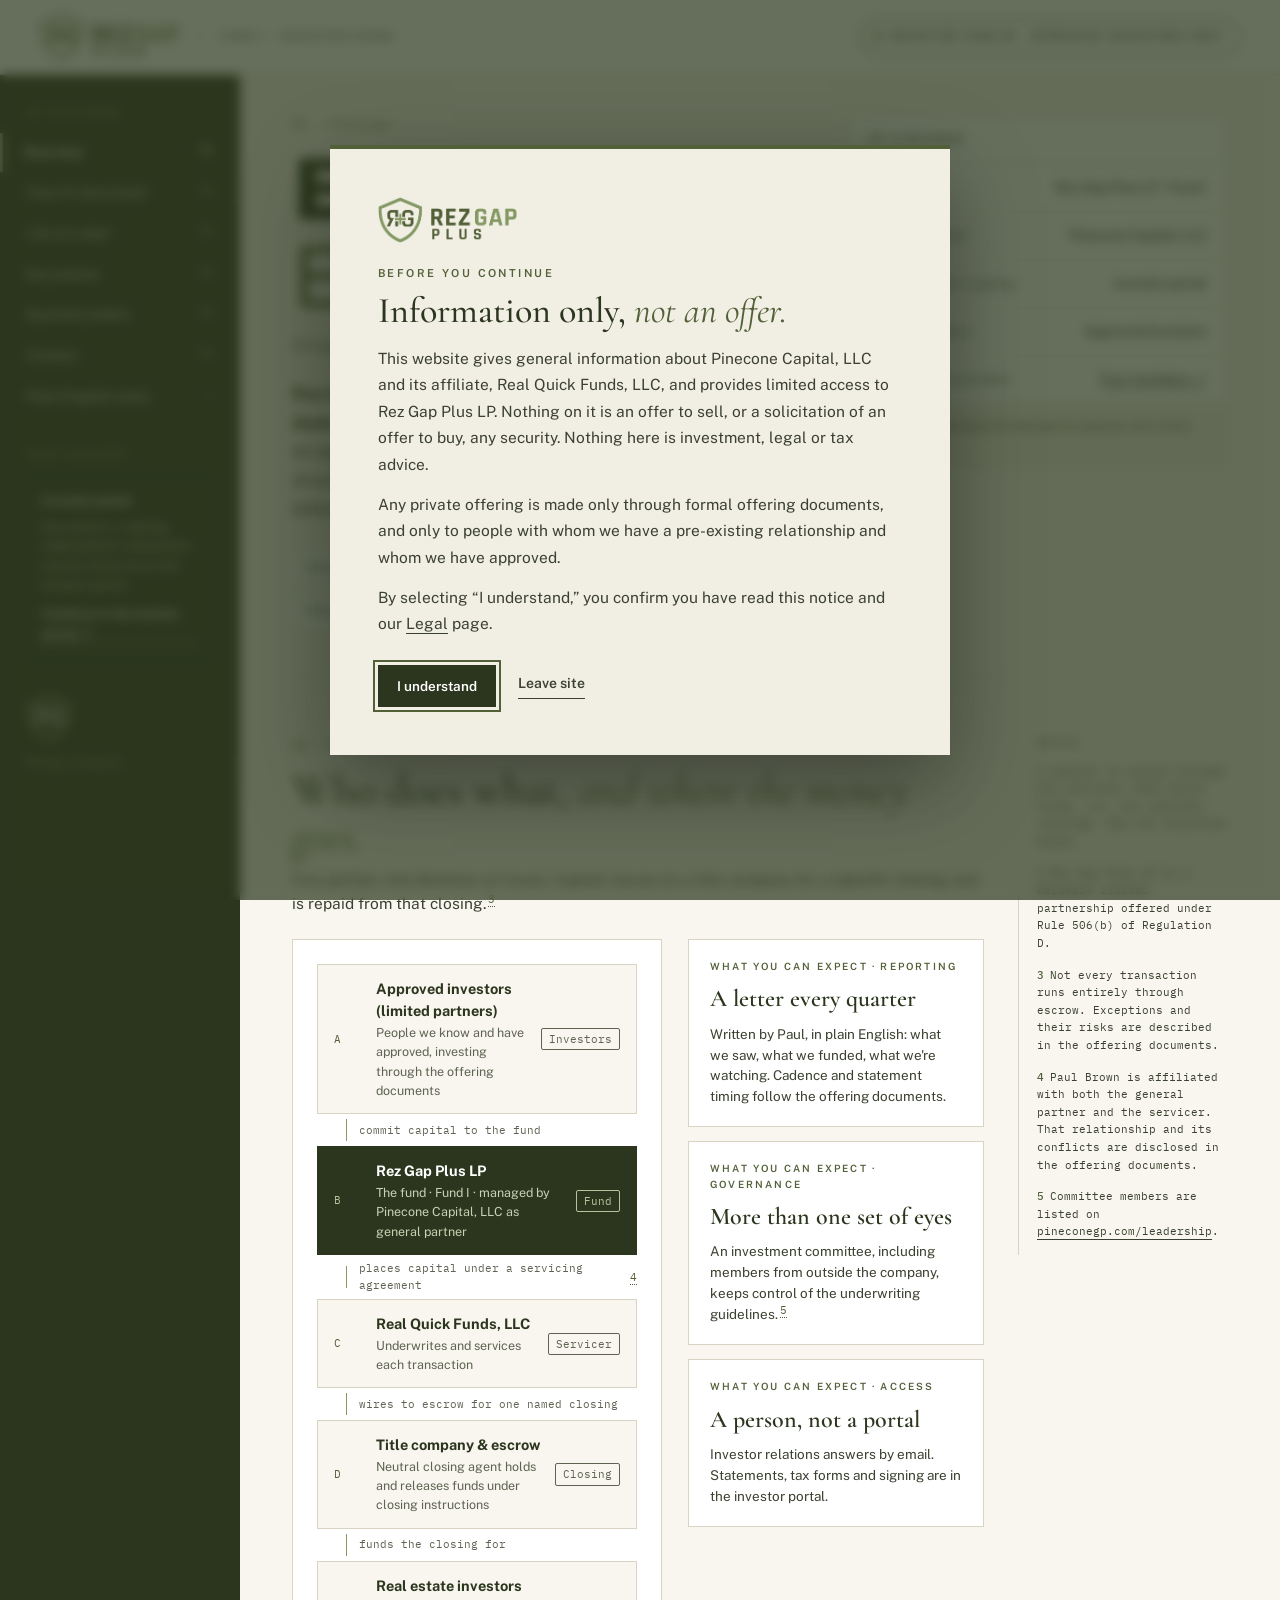
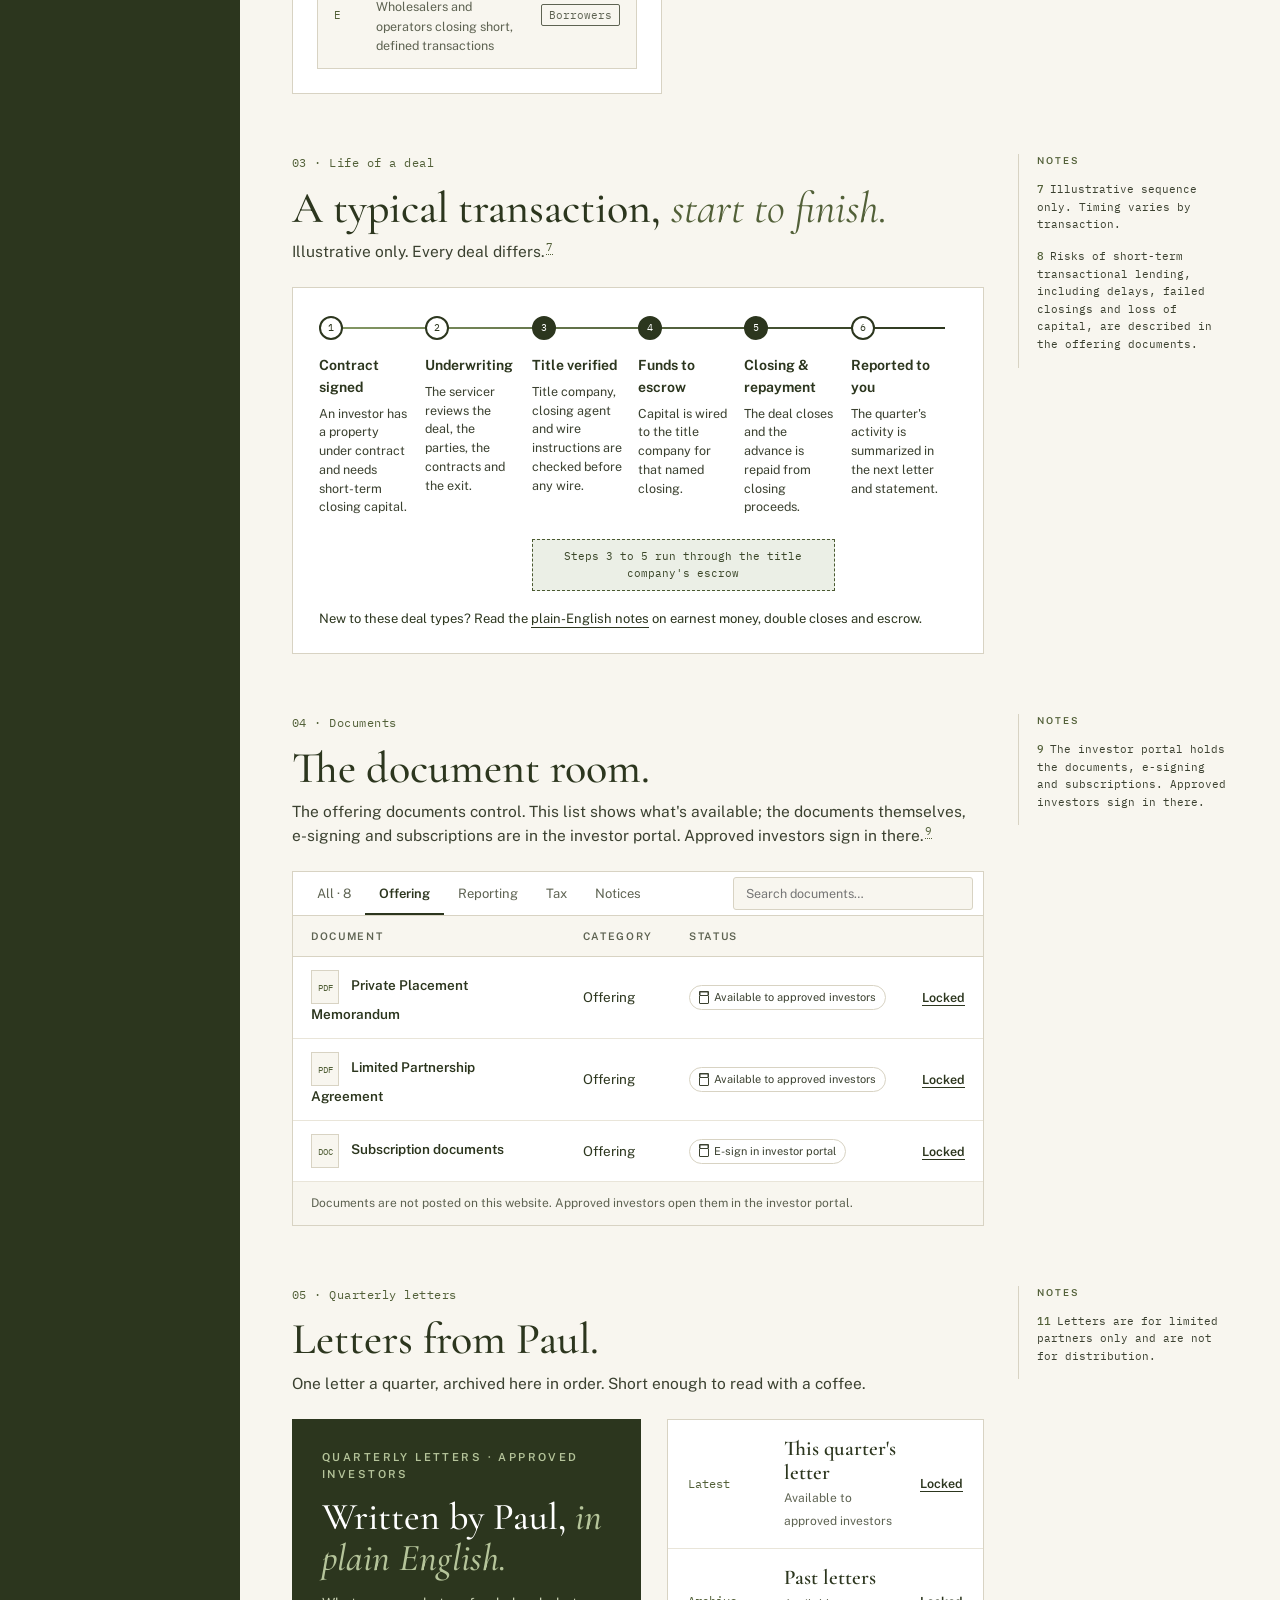
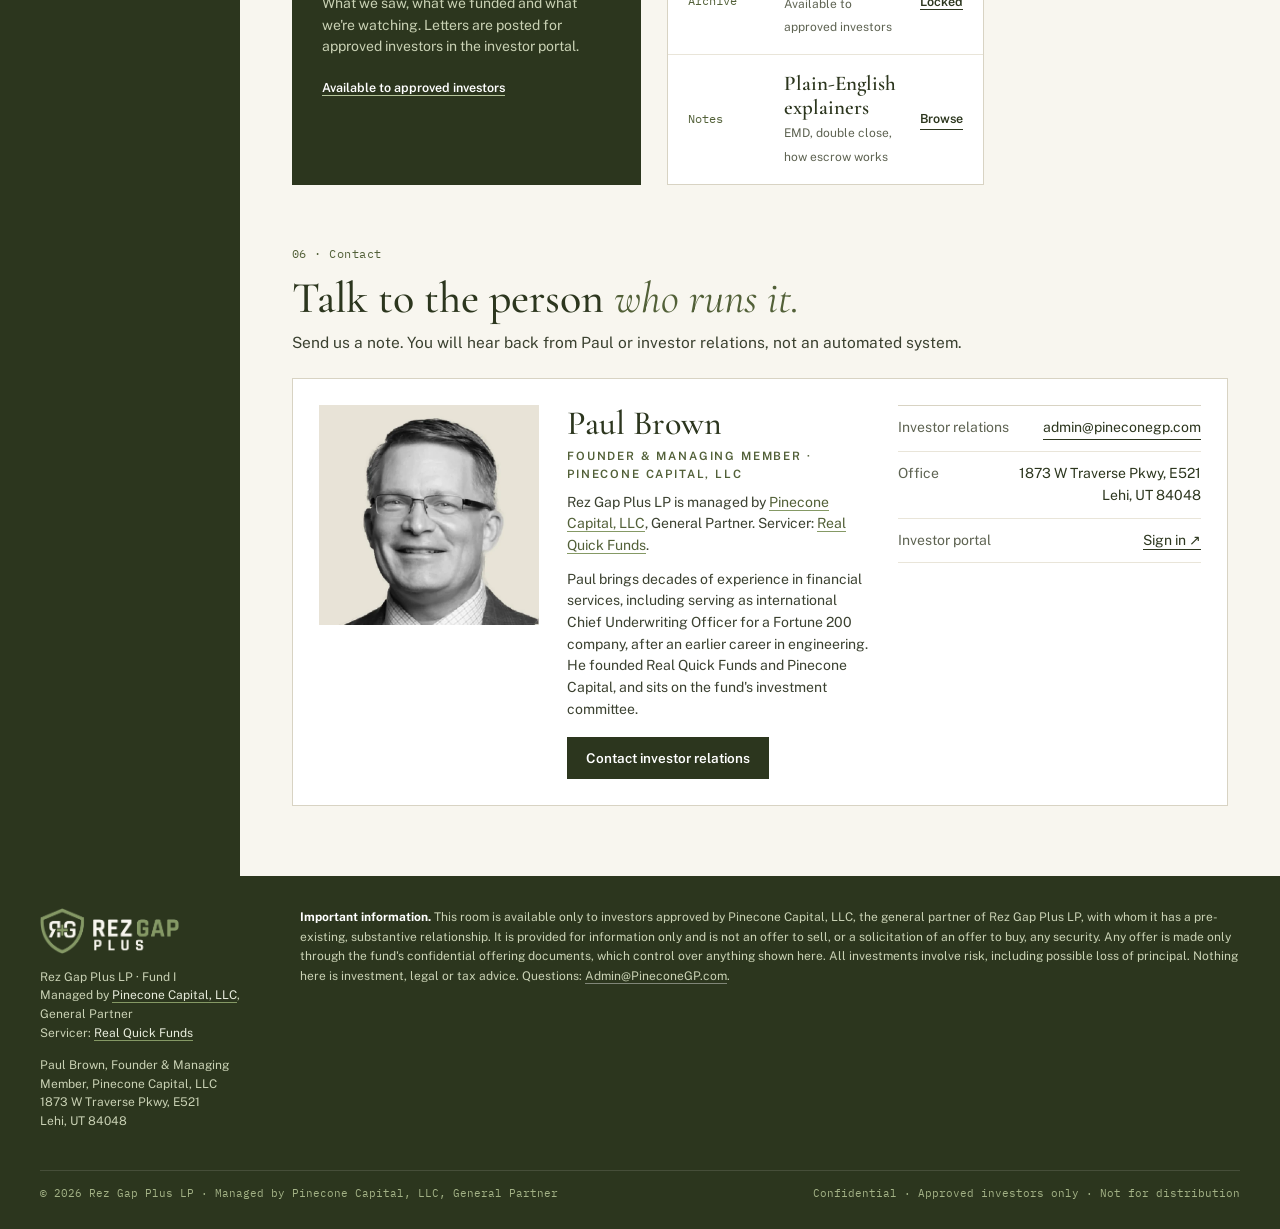
<file: index.html>
<!doctype html><html lang="en"><head><meta charset="utf-8">
<meta name="viewport" content="width=device-width,initial-scale=1">
<meta name="robots" content="index,follow">
<title>Overview · Rez Gap Plus Fund I</title>
<link rel="icon" href="/favicon.ico?v=6" sizes="any"><link rel="icon" type="image/png" sizes="32x32" href="/favicon-32.png?v=6">
<meta property="og:type" content="website"><meta property="og:site_name" content="Rez Gap Plus LP"><meta property="og:title" content="Overview · Rez Gap Plus Fund I"><meta property="og:description" content="Rez Gap Plus LP · Fund I. Managed by Pinecone Capital, LLC, General Partner."><meta property="og:image" content="https://rezgapplus.com/img/og-share.png"><meta name="twitter:card" content="summary_large_image"><link rel="apple-touch-icon" href="/apple-touch-icon.png?v=6">
<meta name="theme-color" content="#2C361E">
<link rel="stylesheet" href="/fonts/fonts.css?v=2"><link rel="stylesheet" href="/rgp.css?v=10">
</head><body>
<a class="skip" href="#main">Skip to content</a>
<header class="top">
 <a class="brand" href="/" aria-label="Rez Gap Plus Fund I investor room home"><img class="lockup" src="/logo/rgp-lockup.png" alt="Rez Gap Plus" width="1185" height="393"><span class="fund">Fund I · Investor room</span></a>
 <div class="r"><a class="gate gbtn" href="/sign-in.html"><i></i>Investor sign-in · Approved investors only</a></div>
</header>
<div class="mgate"><a class="gate gbtn" href="/sign-in.html"><i></i>Investor sign-in · Approved investors only</a></div>
<nav class="mnav" aria-label="Investor room sections"><a href="#overview" data-sec="overview" class=on>Overview</a><a href="#structure" data-sec="structure">How it's structured</a><a href="#deal" data-sec="deal">Life of a deal</a><a href="#documents" data-sec="documents">Documents</a><a href="#letters" data-sec="letters">Quarterly letters</a><a href="#contact" data-sec="contact">Contact</a><a href="/explainers.html">Plain-English notes</a></nav>
<div class="shell">
<aside class="side"><div class="in">
 <span class="cap">In this room</span>
 <ul><li><a href="#overview" data-sec="overview" class=on>Overview <span class="n">01</span></a></li><li><a href="#structure" data-sec="structure">How it's structured <span class="n">02</span></a></li><li><a href="#deal" data-sec="deal">Life of a deal <span class="n">03</span></a></li><li><a href="#documents" data-sec="documents">Documents <span class="n">04</span></a></li><li><a href="#letters" data-sec="letters">Quarterly letters <span class="n">05</span></a></li><li><a href="#contact" data-sec="contact">Contact <span class="n">06</span></a></li><li><a href="/explainers.html" data-sec="explainers">Plain-English notes <span class="n">↗</span></a></li></ul>
 <span class="cap">Your account</span>
 <div class="box"><b>Investor portal</b>Documents, e-signing, subscriptions, statements and tax forms are in the investor portal.<div style="margin-top:10px"><a class="plink" href="https://portal.pineconegp.com" target="_blank" rel="noopener noreferrer" data-portal>Continue to the investor portal <span aria-hidden="true">↗</span></a></div></div>
 <div class="mkw"><img src="/logo/rgp-shield-ondark.png" alt=""><p>Boring on purpose.</p></div>
</div></aside>
<main id="main">
 <section class="sec hero" id="overview">
  <div>
   <div class="eyebrow">01 · Overview</div>
   <h1 class="big hl">Boring. <em>By design.</em></h1>
   <p class="credit lead">Managed by <a href="https://pineconegp.com" target="_blank" rel="noopener">Pinecone Capital, LLC</a>, General Partner</p>
   <p class="lede"><b>Rez Gap Plus funds the short timing gap inside real estate deals that are already under contract.</b><sup class="f"><a href="#fn1">1</a></sup> This room holds what an approved investor needs to follow how that works: the structure, the life of a deal, the documents and Paul's quarterly letters.</p>
   <div class="chips"><span class="chip">General partner <b>Pinecone Capital, LLC</b></span><span class="chip">Servicer <b>Real Quick Funds, LLC</b></span><span class="chip">Offering <b>Reg D 506(b)</b><sup class="f"><a href="#fn2">2</a></sup></span></div>
  </div>
  <div class="status">
   <h4>At a glance</h4>
   <div class="row"><span class="k">Fund</span><span class="v">Rez Gap Plus LP · Fund I</span></div><div class="row"><span class="k">General partner</span><span class="v">Pinecone Capital, LLC</span></div>
   <div class="row"><span class="k">Documents &amp; e-signing</span><span class="v">Investor portal</span></div>
   <div class="row"><span class="k">Quarterly letters</span><span class="v">Approved investors</span></div>
      <div class="row"><span class="k">Investment committee</span><span class="v"><a class="ul" href="https://pineconegp.com/leadership" target="_blank" rel="noopener">Four members ↗</a></span></div>
      <div class="foot">Questions about your account go to a person, not a form. <a href="#contact">See Contact</a>.</div>
  </div>
 </section>

 <section class="sec withfn" id="structure">
  <div>
   <div class="num">02 · How it's structured</div><h2>Who does what, <em>and where the money goes.</em></h2>
   <p class="sub">Five parties, one direction of travel. Capital moves to a title company for a specific closing and is repaid from that closing.<sup class="f"><a href="#fn3">3</a></sup></p>
   <div class="struct">
    <div class="stack" role="list" aria-label="Five-party structure">
     <div class="node" role="listitem"><span class="i">A</span><span><b>Approved investors (limited partners)</b><small>People we know and have approved, investing through the offering documents</small></span><span class="tag">Investors</span></div>
     <div class="flow">commit capital to the fund</div>
     <div class="node k" role="listitem"><span class="i">B</span><span><b>Rez Gap Plus LP</b><small>The fund · Fund I · managed by Pinecone Capital, LLC as general partner</small></span><span class="tag">Fund</span></div>
     <div class="flow">places capital under a servicing agreement<sup class="f"><a href="#fn4">4</a></sup></div>
     <div class="node" role="listitem"><span class="i">C</span><span><b>Real Quick Funds, LLC</b><small>Underwrites and services each transaction</small></span><span class="tag">Servicer</span></div>
     <div class="flow">wires to escrow for one named closing</div>
     <div class="node" role="listitem"><span class="i">D</span><span><b>Title company &amp; escrow</b><small>Neutral closing agent holds and releases funds under closing instructions</small></span><span class="tag">Closing</span></div>
     <div class="flow">funds the closing for</div>
     <div class="node" role="listitem"><span class="i">E</span><span><b>Real estate investors</b><small>Wholesalers and operators closing short, defined transactions</small></span><span class="tag">Borrowers</span></div>
    </div>
    <div class="expect">
     <div class="ex"><div class="cap">What you can expect · Reporting</div><h3>A letter every quarter</h3><p>Written by Paul, in plain English: what we saw, what we funded, what we're watching. Cadence and statement timing follow the offering documents.</p></div>
     <div class="ex"><div class="cap">What you can expect · Governance</div><h3>More than one set of eyes</h3><p>An investment committee, including members from outside the company, keeps control of the underwriting guidelines.<sup class="f"><a href="#fn5">5</a></sup></p></div>
     <div class="ex"><div class="cap">What you can expect · Access</div><h3>A person, not a portal</h3><p>Investor relations answers by email. Statements, tax forms and signing are in the investor portal.</p></div>
    </div>
   </div>
  </div>
  <div class="margin" aria-label="Notes"><span class="cap">Notes</span>
   <p class="fn" id="fn1"><i>1</i>Capital is placed through the servicer, Real Quick Funds, LLC, for specific closings. See the structure below.</p>
   <p class="fn" id="fn2"><i>2</i>Rez Gap Plus LP is a Delaware limited partnership offered under Rule 506(b) of Regulation D.</p>
   <p class="fn" id="fn3"><i>3</i>Not every transaction runs entirely through escrow. Exceptions and their risks are described in the offering documents.</p>
   <p class="fn" id="fn4"><i>4</i>Paul Brown is affiliated with both the general partner and the servicer. That relationship and its conflicts are disclosed in the offering documents.</p>
   <p class="fn" id="fn5"><i>5</i>Committee members are listed on <a class="ul" href="https://pineconegp.com/leadership" target="_blank" rel="noopener">pineconegp.com/leadership</a>.</p>
     </div>
 </section>

 <section class="sec withfn" id="deal">
  <div>
   <div class="num">03 · Life of a deal</div><h2>A typical transaction, <em>start to finish.</em></h2>
   <p class="sub">Illustrative only. Every deal differs.<sup class="f"><a href="#fn7">7</a></sup></p>
   <div class="tl">
    <ol class="track">
     <li class="step"><div class="dot">1</div><h3>Contract signed</h3><p>An investor has a property under contract and needs short-term closing capital.</p></li>
     <li class="step"><div class="dot">2</div><h3>Underwriting</h3><p>The servicer reviews the deal, the parties, the contracts and the exit.</p></li>
     <li class="step esc"><div class="dot">3</div><h3>Title verified</h3><p>Title company, closing agent and wire instructions are checked before any wire.</p></li>
     <li class="step esc"><div class="dot">4</div><h3>Funds to escrow</h3><p>Capital is wired to the title company for that named closing.</p></li>
     <li class="step esc"><div class="dot">5</div><h3>Closing &amp; repayment</h3><p>The deal closes and the advance is repaid from closing proceeds.</p></li>
     <li class="step"><div class="dot">6</div><h3>Reported to you</h3><p>The quarter's activity is summarized in the next letter and statement.</p></li>
    </ol>
    <div class="escrowband"><div>Steps 3 to 5 run through the title company's escrow</div></div>
    <p class="more">New to these deal types? Read the <a class="ul" href="/explainers.html">plain-English notes</a> on earnest money, double closes and escrow.</p>
   </div>
  </div>
  <div class="margin"><span class="cap">Notes</span>
   <p class="fn" id="fn7"><i>7</i>Illustrative sequence only. Timing varies by transaction.</p>
   <p class="fn" id="fn8"><i>8</i>Risks of short-term transactional lending, including delays, failed closings and loss of capital, are described in the offering documents.</p>
  </div>
 </section>

 <section class="sec withfn" id="documents">
  <div>
   <div class="num">04 · Documents</div><h2>The document room.</h2>
   <p class="sub">The offering documents control. This list shows what's available; the documents themselves, e-signing and subscriptions are in the investor portal. Approved investors sign in there.<sup class="f"><a href="#fn9">9</a></sup></p>
   <div class="docs">
    <div class="tabs" role="tablist" aria-label="Document categories"><button type="button" role="tab" aria-selected="true" data-tab="all">All · 8</button><button type="button" role="tab" aria-selected="false" data-tab="Offering">Offering</button><button type="button" role="tab" aria-selected="false" data-tab="Reporting">Reporting</button><button type="button" role="tab" aria-selected="false" data-tab="Tax">Tax</button><button type="button" role="tab" aria-selected="false" data-tab="Notices">Notices</button><input type="search" id="docsearch" placeholder="Search documents…" aria-label="Search documents"></div>
    <table><thead><tr><th>Document</th><th>Category</th><th>Status</th><th><span class="sr" style="position:absolute;left:-9999px">Action</span></th></tr></thead><tbody id="docrows"><tr data-cat="Offering"><td><span class="ic">PDF</span><b>Private Placement Memorandum</b></td><td data-l="Category">Offering</td><td data-l="Status"><span class="pill lock">Available to approved investors</span></td><td><button class="act" type="button" data-doc="Private Placement Memorandum">Locked</button></td></tr><tr data-cat="Offering"><td><span class="ic">PDF</span><b>Limited Partnership Agreement</b></td><td data-l="Category">Offering</td><td data-l="Status"><span class="pill lock">Available to approved investors</span></td><td><button class="act" type="button" data-doc="Limited Partnership Agreement">Locked</button></td></tr><tr data-cat="Offering"><td><span class="ic">DOC</span><b>Subscription documents</b></td><td data-l="Category">Offering</td><td data-l="Status"><span class="pill lock">E-sign in investor portal</span></td><td><button class="act" type="button" data-doc="Subscription documents">Locked</button></td></tr><tr data-cat="Reporting"><td><span class="ic">PDF</span><b>Quarterly letters</b></td><td data-l="Category">Reporting</td><td data-l="Status"><span class="pill lock">Available to approved investors</span></td><td><button class="act" type="button" data-doc="Quarterly letters">Locked</button></td></tr><tr data-cat="Reporting"><td><span class="ic">PDF</span><b>Quarterly fund statements</b></td><td data-l="Category">Reporting</td><td data-l="Status"><span class="pill lock">Available to approved investors</span></td><td><button class="act" type="button" data-doc="Quarterly fund statements">Locked</button></td></tr><tr data-cat="Tax"><td><span class="ic">PDF</span><b>Schedule K-1</b></td><td data-l="Category">Tax</td><td data-l="Status"><span class="pill lock">Issued to approved investors</span></td><td><button class="act" type="button" data-doc="Schedule K-1">Locked</button></td></tr><tr data-cat="Notices"><td><span class="ic">PDF</span><b>Form D notice filing</b></td><td data-l="Category">Notices</td><td data-l="Status"><span class="pill lock">Available to approved investors</span></td><td><button class="act" type="button" data-doc="Form D notice filing">Locked</button></td></tr><tr data-cat="Notices"><td><span class="ic">PDF</span><b>Servicing agreement summary</b></td><td data-l="Category">Notices</td><td data-l="Status"><span class="pill lock">Available to approved investors</span></td><td><button class="act" type="button" data-doc="Servicing agreement summary">Locked</button></td></tr></tbody></table>
    <div class="empty" id="docempty" hidden>No documents match.</div>
    <div class="note">Documents are not posted on this website. Approved investors open them in the investor portal.</div>
   </div>
  </div>
  <div class="margin"><span class="cap">Notes</span>
   <p class="fn" id="fn9"><i>9</i>The investor portal holds the documents, e-signing and subscriptions. Approved investors sign in there.</p>
     </div>
 </section>

 <section class="sec withfn" id="letters">
  <div>
   <div class="num">05 · Quarterly letters</div><h2>Letters from Paul.</h2>
   <p class="sub">One letter a quarter, archived here in order. Short enough to read with a coffee.</p>
   <div class="letters">
    <div class="feat"><div class="cap">Quarterly letters · approved investors</div><h3>Written by Paul, <em>in plain English.</em></h3><p>What we saw, what we funded and what we're watching. Letters are posted for approved investors in the investor portal.</p><div class="meta"><button class="act" type="button" data-doc="Quarterly letters" style="color:#fff;border-color:var(--sage)">Available to approved investors</button></div></div>
    <div class="list">
     <div class="li"><span class="q">Latest</span><span><b>This quarter's letter</b><small>Available to approved investors</small></span><button class="act" type="button" data-doc="Latest quarterly letter">Locked</button></div>
     <div class="li"><span class="q">Archive</span><span><b>Past letters</b><small>Available to approved investors</small></span><button class="act" type="button" data-doc="Letter archive">Locked</button></div>
     <div class="li"><span class="q">Notes</span><span><b>Plain-English explainers</b><small>EMD, double close, how escrow works</small></span><a class="act" href="/explainers.html">Browse</a></div>
    </div>
   </div>
  </div>
  <div class="margin"><span class="cap">Notes</span>
   <p class="fn" id="fn11"><i>11</i>Letters are for limited partners only and are not for distribution.</p>
  </div>
 </section>

 <section class="sec" id="contact">
  <div class="num">06 · Contact</div><h2>Talk to the person <em>who runs it.</em></h2>
  <p class="sub">Send us a note. You will hear back from Paul or investor relations, not an automated system.</p>
  <div class="contact">
   <div class="ph-img"><img src="/img/paul-brown.webp?v=2" alt="Paul Brown" width="600" height="600"></div>
   <div><h3>Paul Brown</h3><div class="t">Founder &amp; Managing Member · Pinecone Capital, LLC</div><p class="credit">Rez Gap Plus LP is managed by <a href="https://pineconegp.com" target="_blank" rel="noopener">Pinecone Capital, LLC</a>, General Partner. Servicer: <a href="https://realquickfunds.com" target="_blank" rel="noopener">Real Quick Funds</a>.</p><p>Paul brings decades of experience in financial services, including serving as international Chief Underwriting Officer for a Fortune 200 company, after an earlier career in engineering. He founded Real Quick Funds and Pinecone Capital, and sits on the fund's investment committee.</p>
    <div class="btns"><button class="btn" type="button" id="ir-open" aria-haspopup="dialog" aria-controls="ir-dialog">Contact investor relations</button></div></div>
   <div class="kv"><div><span>Investor relations</span><a class="ul" href="mailto:admin@pineconegp.com">admin@pineconegp.com</a></div><div><span>Office</span><span>1873 W Traverse Pkwy, E521<br>Lehi, UT 84048</span></div><div><span>Investor portal</span><span><a class="ul" href="https://portal.pineconegp.com" target="_blank" rel="noopener noreferrer" data-portal>Sign in <span aria-hidden="true">↗</span></a></span></div></div>
  </div>
 </section>
<dialog id="ir-dialog" class="irdlg" aria-labelledby="ir-h">
 <form class="formcard" id="ir-form" novalidate data-endpoint="" data-to="admin@pineconegp.com">
  <div class="irhead"><h3 id="ir-h">Contact investor relations</h3><button class="x" type="button" data-irclose aria-label="Close">×</button></div>
  <p class="irsub">Your note goes to admin@pineconegp.com. Paul or investor relations will reply by email.</p>
  <div class="irfields">
   <label for="ir-name">Name <span class="req">(required)</span></label><input id="ir-name" name="name" autocomplete="name" required maxlength="120" aria-describedby="ir-name-e"><span class="ferr" id="ir-name-e" hidden>Please enter your name.</span>
   <label for="ir-email">Email <span class="req">(required)</span></label><input id="ir-email" name="email" type="email" autocomplete="email" required maxlength="200" aria-describedby="ir-email-e"><span class="ferr" id="ir-email-e" hidden>Please enter a valid email address.</span>
   <label for="ir-phone">Phone <span class="opt">(optional)</span></label><input id="ir-phone" name="phone" type="tel" autocomplete="tel" maxlength="40" aria-describedby="ir-phone-e"><span class="ferr" id="ir-phone-e" hidden>Please check the phone number.</span>
   <label for="ir-msg">What would you like to discuss?</label><textarea id="ir-msg" name="message" maxlength="4000" rows="5"></textarea>
   <div class="hp" aria-hidden="true"><label for="ir-company">Company website</label><input id="ir-company" name="company" tabindex="-1" autocomplete="off"></div>
  </div>
  <p class="irnote">Please don't include sensitive financial information. Requesting information does not make anyone eligible to invest.</p>
  <div class="irrow"><button class="btn" type="submit" id="ir-send">Send</button><button class="btn o" type="button" data-irclose>Cancel</button></div>
  <p class="irmsg" id="ir-status" role="status" aria-live="polite" hidden></p>
 </form>
</dialog>
</main></div>
<footer class="foot">
 <div><a class="lk" href="/"><img src="/logo/rgp-lockup-ondark.png" alt="Rez Gap Plus" width="1185" height="393"></a><p class="credit ft">Rez Gap Plus LP · Fund I<br>Managed by <a href="https://pineconegp.com" target="_blank" rel="noopener">Pinecone Capital, LLC</a>, General Partner<br>Servicer: <a href="https://realquickfunds.com" target="_blank" rel="noopener">Real Quick Funds</a></p><p class="credit ft">Paul Brown, Founder &amp; Managing Member, Pinecone Capital, LLC<br>1873 W Traverse Pkwy, E521<br>Lehi, UT 84048</p></div>
 <div class="d"><b>Important information.</b> This room is available only to investors approved by Pinecone Capital, LLC, the general partner of Rez Gap Plus LP, with whom it has a pre-existing, substantive relationship. It is provided for information only and is not an offer to sell, or a solicitation of an offer to buy, any security. Any offer is made only through the fund's confidential offering documents, which control over anything shown here. All investments involve risk, including possible loss of principal. Nothing here is investment, legal or tax advice. Questions: <a href="mailto:Admin@PineconeGP.com">Admin@PineconeGP.com</a>.</div>
 <div class="bot"><span>© 2026 Rez Gap Plus LP · Managed by Pinecone Capital, LLC, General Partner</span><span>Confidential · Approved investors only · Not for distribution</span></div>
</footer>
<dialog id="locked"><div class="dh">Available to approved investors</div><div class="db"><p id="locked-doc"><b>Document</b></p><p>Fund documents, letters, e-signing and statements are available only to approved investors, in the investor portal.</p><p><a class="ul" href="https://portal.pineconegp.com" target="_blank" rel="noopener noreferrer">Sign in to the investor portal ↗</a></p><p>Can't open something you expect to see? Email <a class="ul" href="mailto:Admin@PineconeGP.com?subject=Investor%20room%20document">Admin@PineconeGP.com</a>.</p></div><div class="df"><button class="btn" type="button" data-close>Close</button></div></dialog>
<div class="entry" id="entry" hidden role="dialog" aria-modal="true" aria-labelledby="entry-h">
 <div class="card">
  <img src="/logo/rgp-lockup.png" alt="Rez Gap Plus" width="1185" height="393">
  <span class="cap">Before you continue</span>
  <h2 id="entry-h"><span style="white-space:nowrap">Information only,</span> <em style="white-space:nowrap">not an offer.</em></h2>
  <p>This website gives general information about Pinecone Capital, LLC and its affiliate, Real Quick Funds, LLC, and provides limited access to Rez Gap Plus LP. Nothing on it is an offer to sell, or a solicitation of an offer to buy, any security. Nothing here is investment, legal or tax advice.</p>
  <p>Any private offering is made only through formal offering documents, and only to people with whom we have a pre-existing relationship and whom we have approved.</p>
  <p>By selecting “I understand,” you confirm you have read this notice and our <a class="ul" href="https://pineconegp.com/legal" target="_blank" rel="noopener">Legal</a> page.</p>
  <div class="erow"><button class="btn" id="entry-ok" type="button">I understand</button><a class="leave" href="https://www.google.com" rel="noopener">Leave site</a></div>
 </div>
</div>
<script src="/room.js?v=3"></script>
</body></html>
</file>
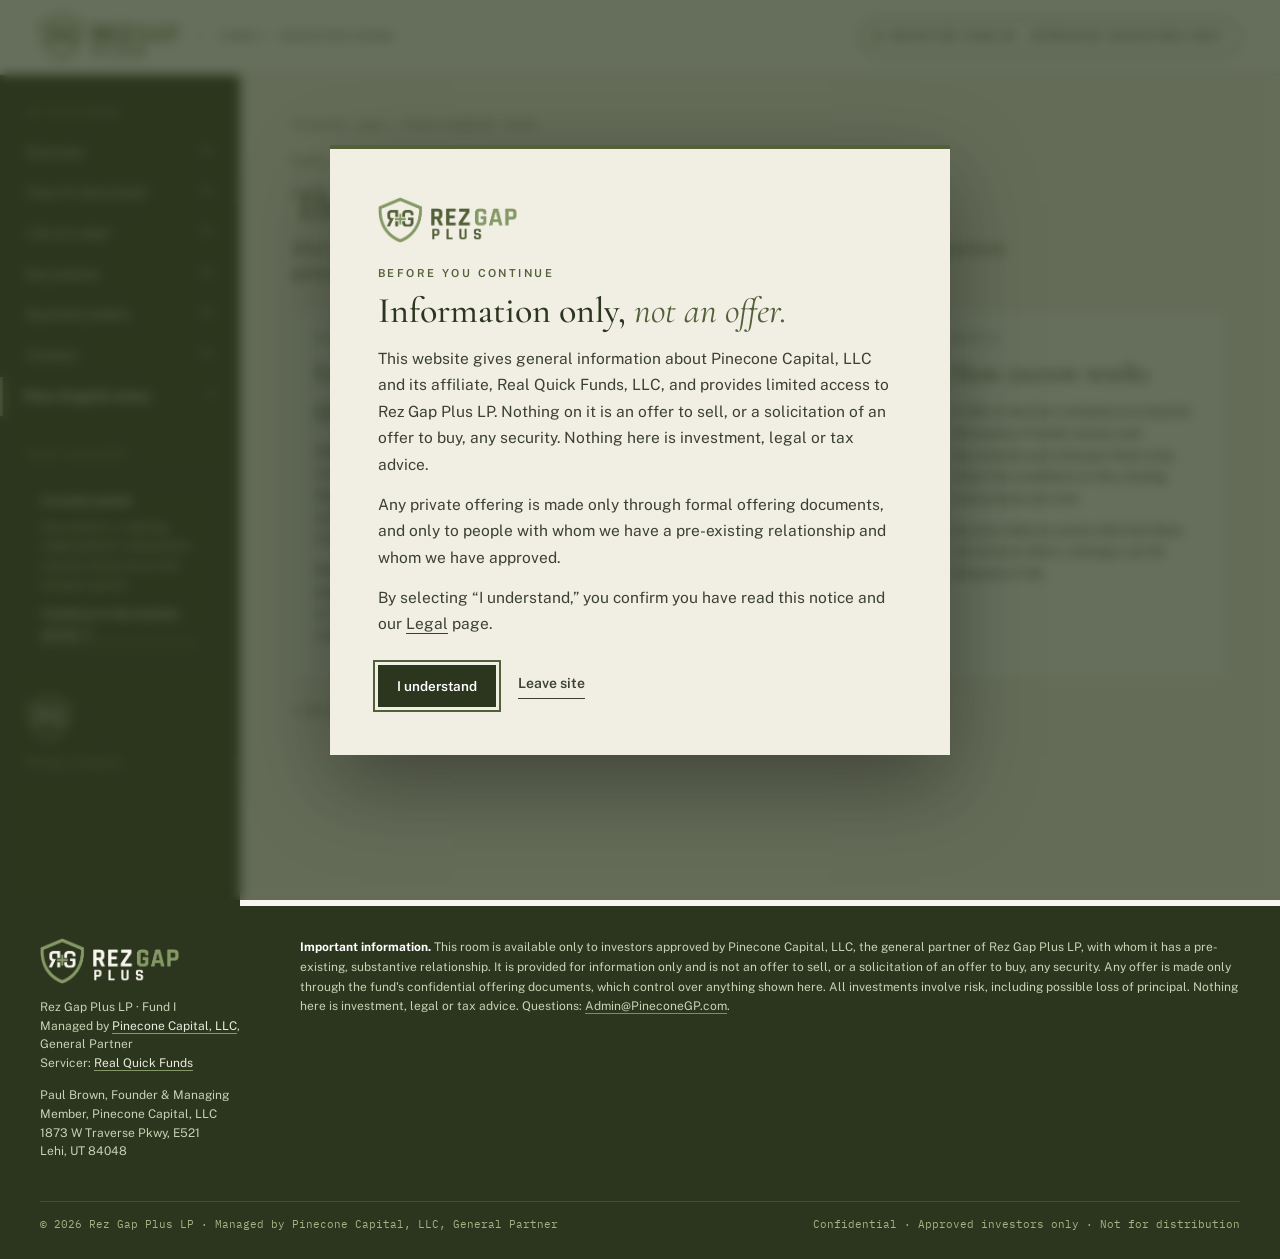
<file: explainers.html>
<!doctype html><html lang="en"><head><meta charset="utf-8">
<meta name="viewport" content="width=device-width,initial-scale=1">
<meta name="robots" content="index,follow">
<title>Plain-English notes · Rez Gap Plus Fund I</title>
<link rel="icon" href="/favicon.ico?v=6" sizes="any"><link rel="icon" type="image/png" sizes="32x32" href="/favicon-32.png?v=6">
<meta property="og:type" content="website"><meta property="og:site_name" content="Rez Gap Plus LP"><meta property="og:title" content="Plain-English notes · Rez Gap Plus Fund I"><meta property="og:description" content="Rez Gap Plus LP · Fund I. Managed by Pinecone Capital, LLC, General Partner."><meta property="og:image" content="https://rezgapplus.com/img/og-share.png"><meta name="twitter:card" content="summary_large_image"><link rel="apple-touch-icon" href="/apple-touch-icon.png?v=6">
<meta name="theme-color" content="#2C361E">
<link rel="stylesheet" href="/fonts/fonts.css?v=2"><link rel="stylesheet" href="/rgp.css?v=10">
</head><body>
<a class="skip" href="#main">Skip to content</a>
<header class="top">
 <a class="brand" href="/" aria-label="Rez Gap Plus Fund I investor room home"><img class="lockup" src="/logo/rgp-lockup.png" alt="Rez Gap Plus" width="1185" height="393"><span class="fund">Fund I · Investor room</span></a>
 <div class="r"><a class="gate gbtn" href="/sign-in.html"><i></i>Investor sign-in · Approved investors only</a></div>
</header>
<div class="mgate"><a class="gate gbtn" href="/sign-in.html"><i></i>Investor sign-in · Approved investors only</a></div>
<nav class="mnav" aria-label="Investor room sections"><a href="/#overview" data-sec="overview">Overview</a><a href="/#structure" data-sec="structure">How it's structured</a><a href="/#deal" data-sec="deal">Life of a deal</a><a href="/#documents" data-sec="documents">Documents</a><a href="/#letters" data-sec="letters">Quarterly letters</a><a href="/#contact" data-sec="contact">Contact</a><a href="/explainers.html" class=on>Plain-English notes</a></nav>
<div class="shell">
<aside class="side"><div class="in">
 <span class="cap">In this room</span>
 <ul><li><a href="/#overview" data-sec="overview">Overview <span class="n">01</span></a></li><li><a href="/#structure" data-sec="structure">How it's structured <span class="n">02</span></a></li><li><a href="/#deal" data-sec="deal">Life of a deal <span class="n">03</span></a></li><li><a href="/#documents" data-sec="documents">Documents <span class="n">04</span></a></li><li><a href="/#letters" data-sec="letters">Quarterly letters <span class="n">05</span></a></li><li><a href="/#contact" data-sec="contact">Contact <span class="n">06</span></a></li><li><a href="/explainers.html" data-sec="explainers" class=on>Plain-English notes <span class="n">↗</span></a></li></ul>
 <span class="cap">Your account</span>
 <div class="box"><b>Investor portal</b>Documents, e-signing, subscriptions, statements and tax forms are in the investor portal.<div style="margin-top:10px"><a class="plink" href="https://portal.pineconegp.com" target="_blank" rel="noopener noreferrer" data-portal>Continue to the investor portal <span aria-hidden="true">↗</span></a></div></div>
 <div class="mkw"><img src="/logo/rgp-shield-ondark.png" alt=""><p>Boring on purpose.</p></div>
</div></aside>
<main id="main">
 <div class="page">
 <div class="crumb"><a href="/">Investor room</a> / Plain-English notes</div>
 <div class="num">Notes</div><h2>The deal types, <em>in plain English.</em></h2>
 <p class="sub">Short definitions for investors who don't work in real estate. They describe how these transactions generally work, not any specific deal.</p>
 <div class="explain">
  <article><div class="cap">Note 1</div><h3>Earnest money deposit (EMD)</h3><p>When a buyer signs a purchase contract, they usually put down a deposit to show the seller they're serious. It's held by the title company until closing.</p><p>Short-term capital can cover that deposit for a buyer who is short on time or cash, and comes back when the deal closes or under the contract terms.</p></article>
  <article><div class="cap">Note 2</div><h3>Double close</h3><p>In a double close, a property is bought and resold in two back-to-back closings, often on the same day. The middle buyer needs funds for the first closing before the second buyer's money arrives.</p><p>Transactional capital covers that first closing and is repaid from the second.</p></article>
  <article><div class="cap">Note 3</div><h3>How escrow works</h3><p>A title or escrow company is a neutral third party. It holds money and documents and releases them only when the conditions in the closing instructions are met.</p><p>Escrow reduces some risks but does not remove them; closings can be delayed or fail.</p></article>
 </div>
 <p class="fn" style="margin-top:22px"><i>*</i>Educational only; not a description of fund terms.</p>
 </div>
</main></div>
<footer class="foot">
 <div><a class="lk" href="/"><img src="/logo/rgp-lockup-ondark.png" alt="Rez Gap Plus" width="1185" height="393"></a><p class="credit ft">Rez Gap Plus LP · Fund I<br>Managed by <a href="https://pineconegp.com" target="_blank" rel="noopener">Pinecone Capital, LLC</a>, General Partner<br>Servicer: <a href="https://realquickfunds.com" target="_blank" rel="noopener">Real Quick Funds</a></p><p class="credit ft">Paul Brown, Founder &amp; Managing Member, Pinecone Capital, LLC<br>1873 W Traverse Pkwy, E521<br>Lehi, UT 84048</p></div>
 <div class="d"><b>Important information.</b> This room is available only to investors approved by Pinecone Capital, LLC, the general partner of Rez Gap Plus LP, with whom it has a pre-existing, substantive relationship. It is provided for information only and is not an offer to sell, or a solicitation of an offer to buy, any security. Any offer is made only through the fund's confidential offering documents, which control over anything shown here. All investments involve risk, including possible loss of principal. Nothing here is investment, legal or tax advice. Questions: <a href="mailto:Admin@PineconeGP.com">Admin@PineconeGP.com</a>.</div>
 <div class="bot"><span>© 2026 Rez Gap Plus LP · Managed by Pinecone Capital, LLC, General Partner</span><span>Confidential · Approved investors only · Not for distribution</span></div>
</footer>
<dialog id="locked"><div class="dh">Available to approved investors</div><div class="db"><p id="locked-doc"><b>Document</b></p><p>Fund documents, letters, e-signing and statements are available only to approved investors, in the investor portal.</p><p><a class="ul" href="https://portal.pineconegp.com" target="_blank" rel="noopener noreferrer">Sign in to the investor portal ↗</a></p><p>Can't open something you expect to see? Email <a class="ul" href="mailto:Admin@PineconeGP.com?subject=Investor%20room%20document">Admin@PineconeGP.com</a>.</p></div><div class="df"><button class="btn" type="button" data-close>Close</button></div></dialog>
<div class="entry" id="entry" hidden role="dialog" aria-modal="true" aria-labelledby="entry-h">
 <div class="card">
  <img src="/logo/rgp-lockup.png" alt="Rez Gap Plus" width="1185" height="393">
  <span class="cap">Before you continue</span>
  <h2 id="entry-h"><span style="white-space:nowrap">Information only,</span> <em style="white-space:nowrap">not an offer.</em></h2>
  <p>This website gives general information about Pinecone Capital, LLC and its affiliate, Real Quick Funds, LLC, and provides limited access to Rez Gap Plus LP. Nothing on it is an offer to sell, or a solicitation of an offer to buy, any security. Nothing here is investment, legal or tax advice.</p>
  <p>Any private offering is made only through formal offering documents, and only to people with whom we have a pre-existing relationship and whom we have approved.</p>
  <p>By selecting “I understand,” you confirm you have read this notice and our <a class="ul" href="https://pineconegp.com/legal" target="_blank" rel="noopener">Legal</a> page.</p>
  <div class="erow"><button class="btn" id="entry-ok" type="button">I understand</button><a class="leave" href="https://www.google.com" rel="noopener">Leave site</a></div>
 </div>
</div>
<script src="/room.js?v=3"></script>
</body></html>
</file>
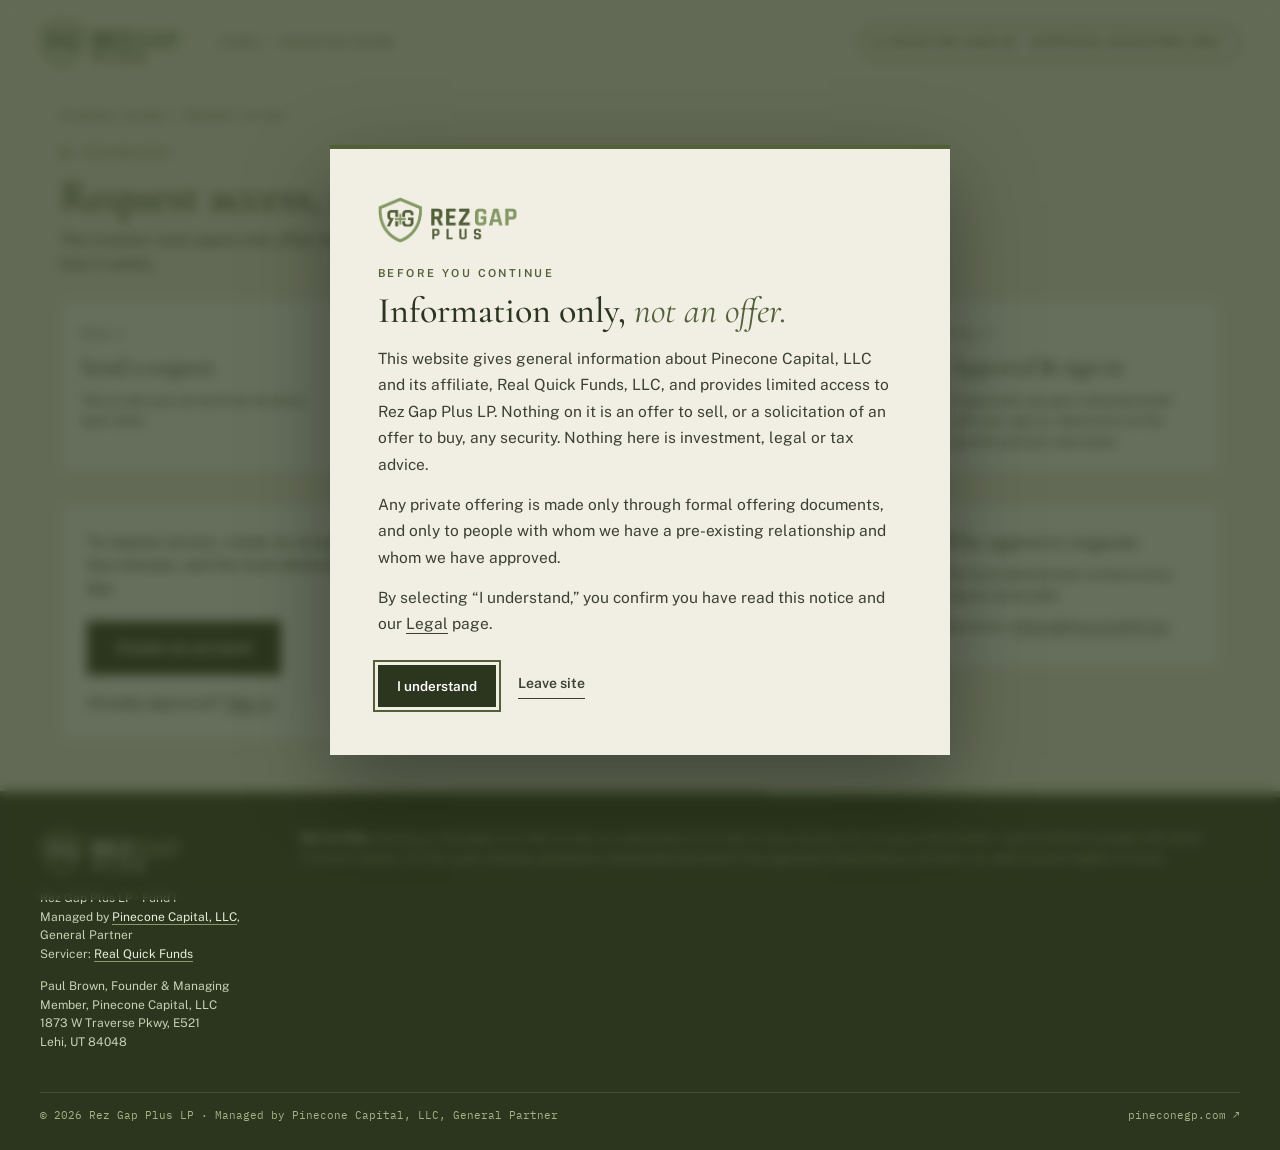
<file: request-access.html>
<!doctype html><html lang="en"><head><meta charset="utf-8">
<meta name="viewport" content="width=device-width,initial-scale=1">
<meta name="robots" content="index,follow">
<title>Request access · Rez Gap Plus Fund I</title>
<link rel="icon" href="/favicon.ico?v=6" sizes="any"><link rel="icon" type="image/png" sizes="32x32" href="/favicon-32.png?v=6">
<meta property="og:type" content="website"><meta property="og:site_name" content="Rez Gap Plus LP"><meta property="og:title" content="Request access · Rez Gap Plus Fund I"><meta property="og:description" content="Rez Gap Plus LP · Fund I. Managed by Pinecone Capital, LLC, General Partner."><meta property="og:image" content="https://rezgapplus.com/img/og-share.png"><meta name="twitter:card" content="summary_large_image"><link rel="apple-touch-icon" href="/apple-touch-icon.png?v=6">
<meta name="theme-color" content="#2C361E">
<link rel="stylesheet" href="/fonts/fonts.css?v=2"><link rel="stylesheet" href="/rgp.css?v=10">
</head><body>
<a class="skip" href="#main">Skip to content</a>
<div class="gatepage">
 <div class="gatehead"><a class="brand" href="/" aria-label="Rez Gap Plus Fund I investor room home"><img class="lockup" src="/logo/rgp-lockup.png" alt="Rez Gap Plus" width="1185" height="393"><span class="fund">Fund I · Investor room</span></a><a class="gate gbtn" href="/sign-in.html"><i></i>Investor sign-in · Approved investors only</a></div>
 <main id="main" class="gatebody"><div style="padding:20px 40px 50px;max-width:1240px;margin:0 auto;width:100%" class="reqwrap">
 <div class="crumb"><a href="/sign-in.html">Investor access</a> / Request access</div>
 <div class="num">By introduction</div><h2>Request access, <em>not an invitation to invest.</em></h2>
 <p class="sub">The investor room opens only after we know you and a person on our team approves the request. Here's how it works.</p>
 <ol class="steps">
  <li><span class="n">Step 1</span><h3>Send a request</h3><p>Tell us who you are and how we know each other.</p></li>
  <li><span class="n">Step 2</span><h3>A conversation</h3><p>Paul or investor relations calls you. No fund materials are shared before this.</p></li>
  <li><span class="n">Step 3</span><h3>Questionnaire</h3><p>You complete an investor questionnaire, reviewed by a person.</p></li>
  <li><span class="n">Step 4</span><h3>Approval &amp; sign-in</h3><p>If approved, you get a welcome email with your sign-in. Approval is at the general partner's discretion.</p></li>
 </ol>
 <div class="reqgrid">
  <div class="formcard">
   <p>To request access, create an account on the Pinecone investor portal. It takes a few minutes, and the fund administrator reviews every request, usually the same day.</p>
   <p style="margin:22px 0 0"><a class="btn" href="https://portal.pineconegp.com/signup" target="_blank" rel="noopener noreferrer" style="padding:16px 28px;font-size:16px">Create an account</a></p>
   <p style="margin:16px 0 0">Already approved? <a class="ul" href="https://portal.pineconegp.com" target="_blank" rel="noopener noreferrer">Sign in</a></p>
  </div>
  <div class="aside-card"><h3>Who approves requests</h3><p>The fund administrator reviews every request personally.</p><p>Questions: <a class="ul" href="mailto:Admin@PineconeGP.com">Admin@PineconeGP.com</a></p></div>
 </div>
</div></main>
 <div><div class="oliveband"></div><footer class="foot"><div><a class="lk" href="/"><img src="/logo/rgp-lockup-ondark.png" alt="Rez Gap Plus" width="1185" height="393"></a><p class="credit ft">Rez Gap Plus LP · Fund I<br>Managed by <a href="https://pineconegp.com" target="_blank" rel="noopener">Pinecone Capital, LLC</a>, General Partner<br>Servicer: <a href="https://realquickfunds.com" target="_blank" rel="noopener">Real Quick Funds</a></p><p class="credit ft">Paul Brown, Founder &amp; Managing Member, Pinecone Capital, LLC<br>1873 W Traverse Pkwy, E521<br>Lehi, UT 84048</p></div><div class="d"><b>Not an offer.</b> Nothing on this page is an offer to sell, or a solicitation of an offer to buy, any security. Access to the investor room is limited to people with whom Pinecone Capital, LLC has a pre-existing, substantive relationship and whom it has approved. Requesting access does not make anyone eligible to invest.</div><div class="bot"><span>© 2026 Rez Gap Plus LP · Managed by Pinecone Capital, LLC, General Partner</span><span><a href="https://pineconegp.com" target="_blank" rel="noopener">pineconegp.com ↗</a></span></div></footer></div>
</div>
<div class="entry" id="entry" hidden role="dialog" aria-modal="true" aria-labelledby="entry-h">
 <div class="card">
  <img src="/logo/rgp-lockup.png" alt="Rez Gap Plus" width="1185" height="393">
  <span class="cap">Before you continue</span>
  <h2 id="entry-h"><span style="white-space:nowrap">Information only,</span> <em style="white-space:nowrap">not an offer.</em></h2>
  <p>This website gives general information about Pinecone Capital, LLC and its affiliate, Real Quick Funds, LLC, and provides limited access to Rez Gap Plus LP. Nothing on it is an offer to sell, or a solicitation of an offer to buy, any security. Nothing here is investment, legal or tax advice.</p>
  <p>Any private offering is made only through formal offering documents, and only to people with whom we have a pre-existing relationship and whom we have approved.</p>
  <p>By selecting “I understand,” you confirm you have read this notice and our <a class="ul" href="https://pineconegp.com/legal" target="_blank" rel="noopener">Legal</a> page.</p>
  <div class="erow"><button class="btn" id="entry-ok" type="button">I understand</button><a class="leave" href="https://www.google.com" rel="noopener">Leave site</a></div>
 </div>
</div>
<script src="/room.js?v=3"></script></body></html>
</file>
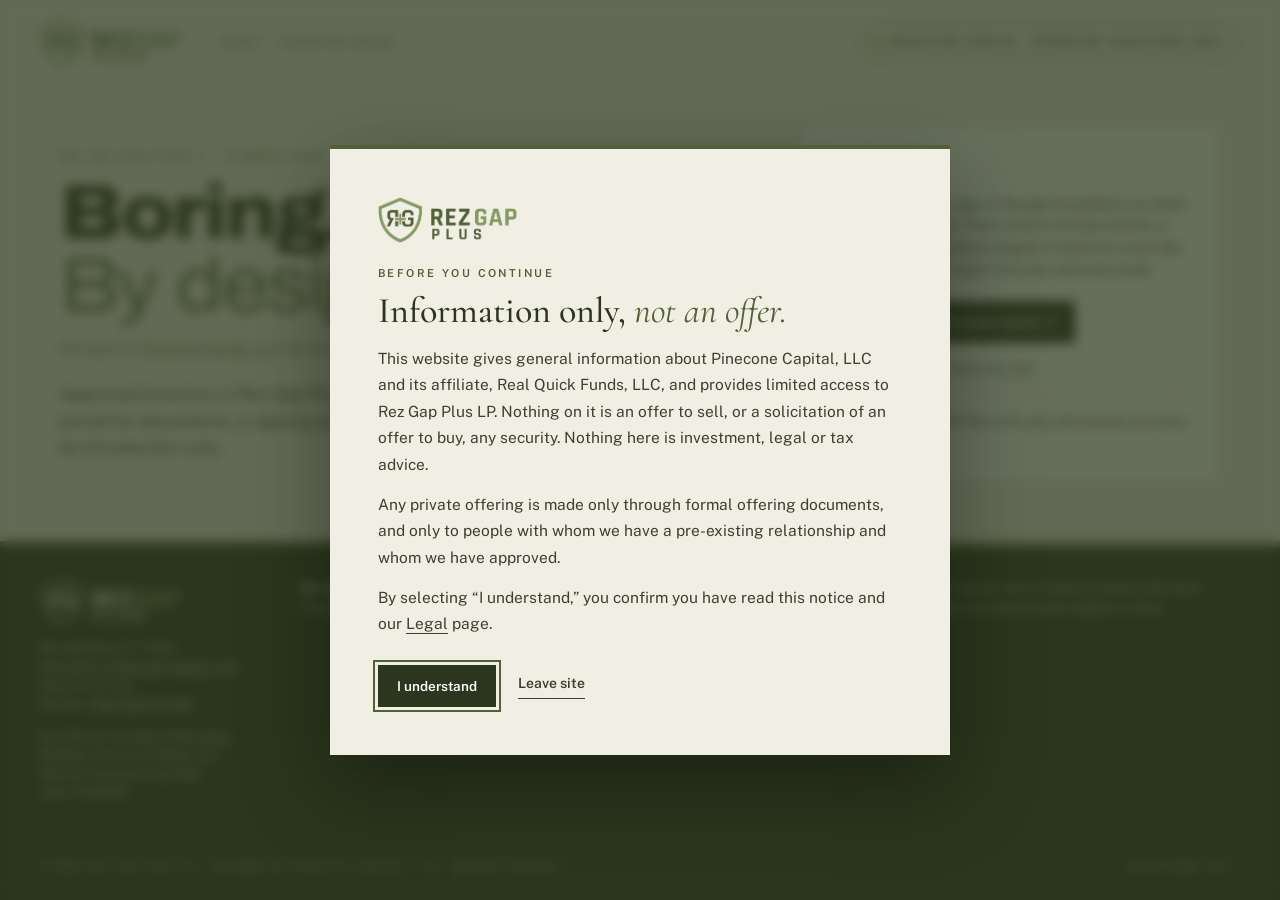
<file: sign-in.html>
<!doctype html><html lang="en"><head><meta charset="utf-8">
<meta name="viewport" content="width=device-width,initial-scale=1">
<meta name="robots" content="index,follow">
<title>Sign in · Rez Gap Plus Fund I</title>
<link rel="icon" href="/favicon.ico?v=6" sizes="any"><link rel="icon" type="image/png" sizes="32x32" href="/favicon-32.png?v=6">
<meta property="og:type" content="website"><meta property="og:site_name" content="Rez Gap Plus LP"><meta property="og:title" content="Sign in · Rez Gap Plus Fund I"><meta property="og:description" content="Rez Gap Plus LP · Fund I. Managed by Pinecone Capital, LLC, General Partner."><meta property="og:image" content="https://rezgapplus.com/img/og-share.png"><meta name="twitter:card" content="summary_large_image"><link rel="apple-touch-icon" href="/apple-touch-icon.png?v=6">
<meta name="theme-color" content="#2C361E">
<link rel="stylesheet" href="/fonts/fonts.css?v=2"><link rel="stylesheet" href="/rgp.css?v=10">
</head><body>
<a class="skip" href="#main">Skip to content</a>
<div class="gatepage">
 <div class="gatehead"><a class="brand" href="/" aria-label="Rez Gap Plus Fund I investor room home"><img class="lockup" src="/logo/rgp-lockup.png" alt="Rez Gap Plus" width="1185" height="393"><span class="fund">Fund I · Investor room</span></a><a class="gate gbtn" href="/sign-in.html"><i></i>Investor sign-in · Approved investors only</a></div>
 <main id="main" class="gatebody"><div class="gatemain">
  <div><div class="eyebrow">Rez Gap Plus Fund I · Investor room</div><h1 class="hl">Boring. <em>By design.</em></h1><p class="credit lead">Managed by <a href="https://pineconegp.com" target="_blank" rel="noopener">Pinecone Capital, LLC</a>, General Partner</p><p class="lede">Approved investors in Rez Gap Plus LP sign in to the investor portal for documents, e-signing and Paul's quarterly letters. It's by introduction only.</p></div>
  <!-- LOGIN SLOT: a Rez Gap Plus login form replaces the portal button here when ready (id="login-slot"). -->
  <div class="gatecard" id="login-slot" data-auth="portal-link"><h2>Sign in</h2>
   <p class="sub" style="margin:6px 0 0;font-size:14px">Approved investors sign in through InvestNext, our third-party investor portal. That's where fund documents, e-signing and subscriptions happen. It opens in a new tab; use the InvestNext login from your welcome email.</p>
   <div style="margin-top:20px;display:flex;gap:14px;align-items:center;flex-wrap:wrap"><a class="btn" href="https://pineconecapital.investnext.com/portal/" target="_blank" rel="noopener" data-portal>Continue to the investor portal <span aria-hidden="true">↗</span><span class="sr"> (opens the InvestNext investor portal in a new tab)</span></a></div>
   <p class="note" style="font-size:12.5px;color:var(--mute);margin-top:14px"><a class="ul" href="mailto:Admin@PineconeGP.com?subject=Investor%20portal%20sign-in%20help">Trouble signing in?</a> · <a class="ul" href="/">About the fund</a></p>
   <div class="alt"><b>Not an investor yet?</b> We work only with people we know. <a class="ul" href="/request-access.html">Request access</a></div></div>
 </div></main>
 <div><div class="oliveband"></div><footer class="foot"><div><a class="lk" href="/"><img src="/logo/rgp-lockup-ondark.png" alt="Rez Gap Plus" width="1185" height="393"></a><p class="credit ft">Rez Gap Plus LP · Fund I<br>Managed by <a href="https://pineconegp.com" target="_blank" rel="noopener">Pinecone Capital, LLC</a>, General Partner<br>Servicer: <a href="https://realquickfunds.com" target="_blank" rel="noopener">Real Quick Funds</a></p><p class="credit ft">Paul Brown, Founder &amp; Managing Member, Pinecone Capital, LLC<br>1873 W Traverse Pkwy, E521<br>Lehi, UT 84048</p></div><div class="d"><b>Not an offer.</b> Nothing on this page is an offer to sell, or a solicitation of an offer to buy, any security. Access to the investor room is limited to people with whom Pinecone Capital, LLC has a pre-existing, substantive relationship and whom it has approved. Requesting access does not make anyone eligible to invest.</div><div class="bot"><span>© 2026 Rez Gap Plus LP · Managed by Pinecone Capital, LLC, General Partner</span><span><a href="https://pineconegp.com" target="_blank" rel="noopener">pineconegp.com ↗</a></span></div></footer></div>
</div>
<div class="entry" id="entry" hidden role="dialog" aria-modal="true" aria-labelledby="entry-h">
 <div class="card">
  <img src="/logo/rgp-lockup.png" alt="Rez Gap Plus" width="1185" height="393">
  <span class="cap">Before you continue</span>
  <h2 id="entry-h"><span style="white-space:nowrap">Information only,</span> <em style="white-space:nowrap">not an offer.</em></h2>
  <p>This website gives general information about Pinecone Capital, LLC and its affiliate, Real Quick Funds, LLC, and provides limited access to Rez Gap Plus LP. Nothing on it is an offer to sell, or a solicitation of an offer to buy, any security. Nothing here is investment, legal or tax advice.</p>
  <p>Any private offering is made only through formal offering documents, and only to people with whom we have a pre-existing relationship and whom we have approved.</p>
  <p>By selecting “I understand,” you confirm you have read this notice and our <a class="ul" href="https://pineconegp.com/legal" target="_blank" rel="noopener">Legal</a> page.</p>
  <div class="erow"><button class="btn" id="entry-ok" type="button">I understand</button><a class="leave" href="https://www.google.com" rel="noopener">Leave site</a></div>
 </div>
</div>
<script src="/room.js?v=3"></script></body></html>
</file>
<file: fonts/fonts.css>
@font-face{font-family:"Cormorant Garamond";src:url("CormorantGaramond-VariableFont_wght.ttf");font-display:swap;font-weight:300 700}
@font-face{font-family:"Cormorant Garamond";src:url("CormorantGaramond-Italic-VariableFont_wght.ttf");font-display:swap;font-weight:300 700;font-style:italic}
@font-face{font-family:"Public Sans";src:url("PublicSans-VariableFont_wght.ttf");font-display:swap;font-weight:100 900}
@font-face{font-family:"Public Sans";src:url("PublicSans-Italic-VariableFont_wght.ttf");font-display:swap;font-weight:100 900;font-style:italic}
@font-face{font-family:"IBM Plex Mono";src:url("IBMPlexMono-Regular.ttf");font-display:swap;font-weight:400}
@font-face{font-family:"IBM Plex Mono";src:url("IBMPlexMono-Medium.ttf");font-display:swap;font-weight:500}
@font-face{font-family:"Archivo";src:url("Archivo-VariableFont_wdth-wght.ttf");font-display:swap;font-weight:100 900;font-stretch:62% 125%}
</file>
<file: rgp.css>
/* Rez Gap Plus LP · investor room · Direction 1 "Data Room" (+ D2 margin footnotes & serif letters). Timberline tokens from pineconegp.com site.css */
:root{--fog:#F1EEE4;--fog2:#E7E3D6;--fog3:#F8F6EF;--pine:#2C361E;--pine2:#3A4628;--pine3:#4A5A31;--bark:#526038;--lichen:#859965;--sage:#B5C49A;
--rule:#D8D3C3;--rule2:#E9E5D9;--mute:#5E6352;--ink2:#3B4130;--white:#fff;--tbc:#F1DE9A;--tbcink:#3B2E12;--olive:#526038;--olive2:#859965;
--disp:"Cormorant Garamond",Garamond,serif;--sans:"Public Sans",Helvetica,Arial,sans-serif;--mono:"IBM Plex Mono",ui-monospace,Menlo,monospace}
*{box-sizing:border-box;margin:0;padding:0}
html{scroll-behavior:smooth;-webkit-text-size-adjust:100%}
body{background:var(--fog3);color:var(--pine);font-family:var(--sans);-webkit-font-smoothing:antialiased;font-size:15px;line-height:1.55;overflow-x:hidden}
img{max-width:100%;display:block}
a{color:inherit;text-decoration:none}
a:focus-visible,button:focus-visible,input:focus-visible,textarea:focus-visible,select:focus-visible{outline:2px solid var(--bark);outline-offset:3px}
[id]{scroll-margin-top:84px}
.mono{font-family:var(--mono)}
.cap{font-size:11px;letter-spacing:.22em;text-transform:uppercase;font-weight:600}
.ul{border-bottom:1px solid currentColor;padding-bottom:1px}
.ul:hover{color:var(--bark)}
/* placeholder chip: every unconfirmed figure */
.ph{font-family:var(--mono);font-size:.8em;background:var(--tbc);color:var(--tbcink);padding:1px 6px;border-radius:2px;font-weight:500;letter-spacing:0;text-transform:none;font-style:normal;white-space:nowrap;box-shadow:inset 0 0 0 1px #D9C26F}
.phblock{display:block;white-space:normal;padding:10px 12px;margin:8px 0;line-height:1.5}
.previewbar{background:#2B1F17;color:#E9DCCB;font-family:var(--mono);font-size:11px;letter-spacing:.06em;padding:7px 28px;display:flex;justify-content:space-between;gap:16px;text-transform:uppercase}
.previewbar b{color:#F2C98A;font-weight:500}
.btn{display:inline-block;background:var(--pine);color:#fff;padding:12px 18px;font-size:13.5px;font-weight:600;border:1px solid var(--pine);cursor:pointer;font-family:var(--sans);line-height:1.2}
.btn:hover{background:var(--pine2)}
.btn.o{background:transparent;color:var(--pine)}
.btn.o:hover{background:var(--pine);color:#fff}
.gate{display:inline-flex;align-items:center;gap:8px;font-size:11px;letter-spacing:.14em;text-transform:uppercase;font-weight:600;border:1px solid currentColor;padding:6px 11px;border-radius:999px;white-space:nowrap}
.gate i{width:7px;height:7px;border-radius:50%;background:#859965;display:inline-block;box-shadow:0 0 0 3px rgba(133,153,101,.22)}
/* header */
header.top{position:sticky;top:0;z-index:20;display:flex;align-items:center;justify-content:space-between;gap:20px;padding:14px 40px;background:var(--white);border-bottom:1px solid var(--rule)}
.brand{display:flex;align-items:center;gap:20px;min-width:0}
.brand .gp{display:flex;align-items:center;gap:10px}
.brand .gp img{height:36px;width:auto}
.brand .gp span{font-family:var(--disp);font-size:24px;font-weight:500;white-space:nowrap}
.brand .fund{border-left:1px solid var(--rule);padding-left:20px;font-family:var(--disp);font-size:21px;font-weight:500;line-height:1.1;white-space:nowrap}
.brand .fund small{display:block;font-family:var(--sans);font-size:10px;letter-spacing:.2em;text-transform:uppercase;color:var(--mute);font-weight:600;margin-top:3px}
header.top .r{display:flex;align-items:center;gap:18px;font-size:13px;color:var(--ink2)}
header.top .gate{color:var(--pine)}
.who{display:flex;align-items:center;gap:9px;white-space:nowrap}
.av{width:30px;height:30px;border-radius:50%;background:var(--fog2);border:1px dashed #A9A48F;display:grid;place-items:center;font-family:var(--mono);font-size:10px;color:var(--mute)}
.signout{border-bottom:1px solid var(--rule)}
.signout:hover{color:var(--bark);border-color:var(--bark)}
/* shell */
.shell{display:grid;grid-template-columns:240px minmax(0,1fr);min-height:calc(100vh - 69px)}
aside.side{background:var(--pine);color:#DCE1CF;padding:30px 26px}
aside.side .in{position:sticky;top:100px}
aside.side .cap{color:var(--lichen);font-size:10px;margin:0 0 12px;display:block}
aside.side ul{list-style:none;margin-bottom:30px}
aside.side li a{display:flex;justify-content:space-between;padding:9px 0;border-bottom:1px solid rgba(255,255,255,.08);font-size:14px}
aside.side li a:hover{color:#fff}
aside.side li a.on{color:#fff;font-weight:600;box-shadow:inset 3px 0 0 var(--sage);margin-left:-26px;padding-left:23px}
aside.side li .n{font-family:var(--mono);font-size:11px;color:#A3B286}
aside.side .box{border:1px solid rgba(255,255,255,.14);padding:15px;font-size:12.5px;line-height:1.55;color:#C9D1B4}
aside.side .box b{display:block;color:#fff;font-weight:600;margin-bottom:6px;font-size:13px}
aside.side .mkw{margin-top:34px}
aside.side .mkw img{width:38px;opacity:.85}
aside.side .mkw p{font-family:var(--disp);font-style:italic;font-size:19px;color:var(--sage);margin-top:8px}
main{padding:40px 52px 10px;min-width:0}
.sec{margin-bottom:60px}
.eyebrow,.num{font-family:var(--mono);font-size:12px;color:var(--bark);letter-spacing:.04em;margin-bottom:12px}
h1.big{font-family:var(--disp);font-weight:500;font-size:104px;line-height:.95;letter-spacing:-.01em}
h1.big em,h2 em,h1 em{font-style:italic;color:var(--bark);font-weight:400}
h2{font-family:var(--disp);font-weight:500;font-size:44px;line-height:1.05;margin-bottom:8px}
.sub{color:var(--ink2);max-width:760px;margin-bottom:24px;font-size:15.5px}
sup.f{font-family:var(--mono);font-size:10.5px;color:var(--bark);margin-left:2px;line-height:0}
sup.f a{border-bottom:1px dotted var(--bark)}
/* D2-style margin footnotes */
.withfn{display:grid;grid-template-columns:minmax(0,1fr) 210px;gap:34px}
.margin{border-left:1px solid var(--rule);padding-left:18px;align-self:start;position:sticky;top:100px}
.margin .cap{color:var(--bark);font-size:9.5px;display:block;margin-bottom:12px}
.fn{font-family:var(--mono);font-size:11px;line-height:1.6;color:var(--ink2);margin-bottom:14px}
.fn i{font-style:normal;color:var(--bark);margin-right:6px;font-weight:500}
.fn:target{background:#EEF0E2}
/* hero */
.hero{display:grid;grid-template-columns:minmax(0,1fr) 380px;gap:40px;padding-bottom:46px;border-bottom:1px solid var(--rule)}
.hero p.lede{font-size:18px;line-height:1.6;color:var(--ink2);max-width:600px;margin-top:24px}
.hero p.lede b{color:var(--pine)}
.chips{display:flex;gap:10px;margin-top:26px;flex-wrap:wrap}
.chip{border:1px solid var(--rule);background:var(--white);padding:7px 11px;font-size:12px;border-radius:3px;color:var(--ink2)}
.chip b{color:var(--pine)}
.status{background:var(--white);border:1px solid var(--rule);display:flex;flex-direction:column;align-self:start}
.status h4{font-size:11px;letter-spacing:.2em;text-transform:uppercase;padding:15px 20px;border-bottom:1px solid var(--rule);display:flex;justify-content:space-between;gap:10px}
.status h4 span{font-family:var(--mono);letter-spacing:0;text-transform:none;color:var(--mute);font-weight:400}
.row{display:flex;justify-content:space-between;align-items:baseline;padding:13px 20px;border-bottom:1px solid var(--rule2);font-size:13.5px;gap:14px}
.row .k{color:var(--mute)}
.row .v{text-align:right;font-weight:500}
.status .foot{padding:13px 20px;background:var(--fog);font-size:12px;color:var(--ink2)}
.status .foot a{border-bottom:1px solid currentColor}
/* structure */
.struct{display:grid;grid-template-columns:1.25fr 1fr;gap:26px}
.stack{background:var(--white);border:1px solid var(--rule);padding:24px}
.node{display:grid;grid-template-columns:28px minmax(0,1fr) auto;gap:14px;align-items:center;padding:13px 16px;border:1px solid var(--rule);background:var(--fog3)}
.node.k{background:var(--pine);color:#fff;border-color:var(--pine)}
.node .i{font-family:var(--mono);font-size:11px;color:var(--bark)}
.node.k .i,.node.k .tag{color:var(--sage)}
.node b{font-size:14.5px;display:block}
.node small{font-size:12.5px;color:var(--mute);display:block}
.node.k small{color:#C9D1B4}
.node .tag{font-family:var(--mono);font-size:10.5px;border:1px solid currentColor;padding:2px 7px;color:var(--mute);border-radius:2px;white-space:nowrap}
.flow{display:flex;align-items:center;gap:12px;padding:5px 0 5px 29px;font-family:var(--mono);font-size:11px;color:var(--mute)}
.flow:before{content:"";flex:none;width:1px;height:22px;background:var(--lichen)}
.expect{display:grid;gap:14px;align-content:start}
.ex{background:var(--white);border:1px solid var(--rule);padding:19px 21px}
.ex .cap{color:var(--bark);font-size:10px}
.ex h3{font-family:var(--disp);font-size:24px;font-weight:600;margin:6px 0}
.ex p{font-size:13.5px;color:var(--ink2)}
/* servicer history */
.hist{background:var(--white);border:1px solid var(--rule);margin-top:26px}
.hist .hd{display:flex;justify-content:space-between;align-items:center;gap:14px;padding:14px 20px;border-bottom:1px solid var(--rule);flex-wrap:wrap}
.hist .hd b{font-size:13.5px}
.hist .hd .lab{font-family:var(--mono);font-size:10.5px;border:1px solid var(--bark);color:var(--bark);padding:2px 8px;border-radius:2px}
.hist .g{display:grid;grid-template-columns:repeat(3,1fr)}
.hist .g div{padding:18px 20px;border-right:1px solid var(--rule2)}
.hist .g div:last-child{border-right:0}
.hist .g span{display:block;font-size:12px;color:var(--mute);margin-bottom:8px}
.hist .g strong{font-family:var(--disp);font-size:26px;font-weight:500}
.hist .ft{padding:11px 20px;background:var(--fog);font-size:12px;color:var(--ink2)}
/* timeline */
.tl{background:var(--white);border:1px solid var(--rule);padding:28px 26px 24px}
.track{display:grid;grid-template-columns:repeat(6,minmax(0,1fr));position:relative;list-style:none}
.track:before{content:"";position:absolute;left:12px;right:12px;top:11px;height:2px;background:linear-gradient(90deg,var(--lichen),var(--pine))}
.step{position:relative;padding-right:16px}
.dot{width:24px;height:24px;border-radius:50%;background:var(--white);border:2px solid var(--pine);display:grid;place-items:center;font-family:var(--mono);font-size:10px;position:relative;z-index:1}
.step.esc .dot{background:var(--pine);color:#fff}
.step h3{font-size:14px;margin:15px 0 6px;font-weight:650;font-family:var(--sans)}
.step p{font-size:12.5px;color:var(--ink2);line-height:1.5}
.step .d{margin-top:10px;display:inline-block}
.escrowband{margin-top:22px;display:grid;grid-template-columns:repeat(6,minmax(0,1fr))}
.escrowband div{grid-column:3 / span 3;margin-right:16px;text-align:center;border:1px dashed var(--pine3);background:rgba(133,153,101,.16);padding:8px 12px;font-family:var(--mono);font-size:11px;color:var(--pine2)}
.tl .more{margin-top:18px;font-size:13px}
/* documents */
.docs{background:var(--white);border:1px solid var(--rule)}
.tabs{display:flex;gap:0;border-bottom:1px solid var(--rule);padding:0 10px;align-items:center;flex-wrap:wrap}
.tabs button{background:none;border:0;padding:14px;font-size:13px;color:var(--mute);cursor:pointer;font-family:var(--sans)}
.tabs button[aria-selected=true]{color:var(--pine);font-weight:600;box-shadow:inset 0 -2px 0 var(--pine)}
.tabs input{margin-left:auto;border:1px solid var(--rule);padding:8px 12px;font-size:12.5px;color:var(--pine);width:240px;border-radius:3px;font-family:var(--sans);background:var(--fog3)}
table{width:100%;border-collapse:collapse;font-size:13.5px}
th{text-align:left;font-size:10.5px;letter-spacing:.16em;text-transform:uppercase;color:var(--mute);font-weight:600;padding:12px 18px;border-bottom:1px solid var(--rule);background:var(--fog3)}
td{padding:13px 18px;border-bottom:1px solid var(--rule2);vertical-align:middle}
td .ic{display:inline-grid;place-items:center;width:28px;height:34px;border:1px solid var(--rule);font-family:var(--mono);font-size:8.5px;color:var(--bark);margin-right:12px;vertical-align:middle;background:var(--fog3)}
td b{font-weight:600}
.pill{font-size:11px;padding:3px 9px;border-radius:999px;border:1px solid var(--rule);color:var(--ink2);white-space:nowrap;display:inline-flex;align-items:center;gap:5px}
.lock:before{content:"";width:8px;height:7px;border:1.5px solid currentColor;border-radius:1px;box-shadow:0 -4px 0 -1.5px var(--white),0 -4px 0 0 currentColor;display:inline-block;margin-top:3px}
.act{font-size:12.5px;font-weight:600;border:0;border-bottom:1px solid var(--pine);background:none;cursor:pointer;color:var(--pine);font-family:var(--sans);padding:0;white-space:nowrap}
.docs .note{padding:12px 18px;font-size:12px;color:var(--mute);background:var(--fog3)}
.empty{padding:22px 18px;font-size:13px;color:var(--mute)}
/* letters list */
.letters{display:grid;grid-template-columns:1.1fr 1fr;gap:26px}
.feat{background:var(--pine);color:#E8ECDD;padding:30px;position:relative;overflow:hidden;display:block;min-height:300px}
.feat .cap{color:var(--sage)}
.feat h3{font-family:var(--disp);font-size:38px;font-weight:500;line-height:1.08;margin:14px 0;color:#fff}
.feat h3 em{font-style:italic;color:var(--sage)}
.feat p{font-size:14px;color:#C9D1B4;max-width:440px;position:relative;z-index:1}
.feat .meta{display:flex;gap:18px;margin-top:22px;font-family:var(--mono);font-size:11.5px;color:#A3B286;position:relative;z-index:1;flex-wrap:wrap}
.feat .meta .go{color:#fff;border-bottom:1px solid var(--sage)}
.feat .trees{position:absolute;left:0;right:0;bottom:-2px;height:70px;width:100%;opacity:.22}
.feat:hover h3{text-decoration:underline;text-decoration-thickness:1px;text-underline-offset:6px}
.list{background:var(--white);border:1px solid var(--rule)}
.li{display:grid;grid-template-columns:80px minmax(0,1fr) auto;gap:16px;padding:17px 20px;border-bottom:1px solid var(--rule2);align-items:center}
.li:last-child{border-bottom:0}
.li .q{font-family:var(--mono);font-size:12px;color:var(--bark)}
.li b{font-family:var(--disp);font-size:21px;font-weight:600;display:block;line-height:1.15}
.li b .ph{font-size:12px}
.li small{font-size:12px;color:var(--mute)}
/* contact */
.contact{display:grid;grid-template-columns:220px minmax(0,1fr) minmax(0,1fr);gap:28px;background:var(--white);border:1px solid var(--rule);padding:26px}
.contact .ph-img{background:var(--fog2);aspect-ratio:1/1;overflow:hidden}
.contact .ph-img img{width:100%;height:100%;object-fit:cover}
.contact h3{font-family:var(--disp);font-size:34px;font-weight:500;line-height:1.1}
.contact .t{font-size:11.5px;letter-spacing:.16em;text-transform:uppercase;color:var(--bark);font-weight:600;margin:6px 0 14px}
.contact p{font-size:14px;color:var(--ink2);margin-bottom:12px}
.contact .btns{display:flex;gap:8px;flex-wrap:wrap;margin-top:16px}
.kv{border-top:1px solid var(--rule)}
.kv div{display:flex;justify-content:space-between;padding:11px 0;border-bottom:1px solid var(--rule2);font-size:14px;gap:16px}
.kv div>span:first-child{color:var(--mute);flex:none}
.kv div>:last-child{text-align:right}
/* footer */
footer.foot{background:var(--pine);color:#C9D1B4;padding:32px 40px 26px;display:grid;grid-template-columns:220px minmax(0,1fr);gap:40px}
footer.foot .lk{display:flex;align-items:center;gap:10px;color:#fff;font-family:var(--disp);font-size:22px}
footer.foot .lk img{height:34px;width:auto}
footer.foot .d{font-size:12px;line-height:1.65}
footer.foot .d b{color:#fff}
footer.foot .d a{border-bottom:1px solid rgba(255,255,255,.4)}
footer.foot .bot{grid-column:1 / -1;display:flex;justify-content:space-between;gap:16px;font-family:var(--mono);font-size:11px;color:#A3B286;border-top:1px solid rgba(255,255,255,.12);padding-top:14px;flex-wrap:wrap}
/* dialog */
dialog{border:1px solid var(--rule);padding:0;max-width:440px;width:calc(100% - 40px);color:var(--pine);background:var(--white);box-shadow:0 24px 60px rgba(44,54,30,.25)}
dialog::backdrop{background:rgba(44,54,30,.45)}
dialog .dh{padding:16px 22px;border-bottom:1px solid var(--rule);font-family:var(--disp);font-size:24px}
dialog .db{padding:18px 22px;font-size:14px;color:var(--ink2)}
dialog .db p{margin-bottom:10px}
dialog .df{padding:14px 22px;background:var(--fog3);display:flex;justify-content:flex-end;gap:8px}
/* standalone pages (letter, explainers, request, sign-in) */
.page{max-width:1100px}
.prose p{margin-bottom:16px;font-size:15.5px;color:var(--ink2);max-width:700px}
.prose h3{font-family:var(--disp);font-size:28px;font-weight:600;margin:28px 0 8px}
.crumb{font-family:var(--mono);font-size:12px;color:var(--mute);margin-bottom:18px}
.crumb a{border-bottom:1px solid var(--rule)}
/* D2 serif letter styling */
.letter{background:var(--white);border:1px solid var(--rule);padding:56px 64px}
.letter .mast{display:flex;justify-content:space-between;align-items:flex-end;border-bottom:1px solid var(--pine);padding-bottom:16px;margin-bottom:30px;gap:20px;flex-wrap:wrap}
.letter .mast .ttl{font-family:var(--disp);font-size:46px;font-weight:500;line-height:1}
.letter .mast .ttl em{font-style:italic;color:var(--bark);font-weight:400}
.letter .mast .meta{font-family:var(--mono);font-size:11.5px;color:var(--mute);text-align:right}
.letter h1{font-family:var(--disp);font-weight:500;font-size:52px;line-height:1.05;margin-bottom:24px}
.letter .body{font-family:var(--disp);font-size:21px;line-height:1.6;color:var(--ink2);max-width:680px}
.letter .body p{margin-bottom:18px}
.letter .body p.first:first-letter{font-family:var(--disp);float:left;font-size:84px;line-height:.8;padding:8px 12px 0 0;color:var(--pine);font-weight:500}
.letter .body h3{font-family:var(--sans);font-size:11px;letter-spacing:.22em;text-transform:uppercase;color:var(--bark);font-weight:600;margin:34px 0 12px}
.letter .glance{display:grid;grid-template-columns:repeat(3,1fr);border-top:1px solid var(--rule);border-bottom:1px solid var(--rule);margin:8px 0 26px;font-family:var(--sans)}
.letter .glance div{padding:14px 16px 14px 0;font-size:13px;color:var(--mute)}
.letter .glance b{display:block;font-family:var(--disp);font-size:22px;color:var(--pine);font-weight:500;margin-top:4px}
.pull{font-family:var(--disp);font-style:italic;font-size:32px;line-height:1.25;color:var(--pine);border-left:2px solid var(--lichen);padding-left:24px;margin:26px 0;max-width:640px}
.sig{margin-top:30px;font-family:var(--disp);font-size:21px}
.sig .nm{font-style:italic;font-size:32px;color:var(--pine)}
.sig .tt{font-family:var(--sans);font-size:11px;letter-spacing:.2em;text-transform:uppercase;color:var(--bark);font-weight:600;margin-top:4px}
.explain{display:grid;grid-template-columns:repeat(3,minmax(0,1fr));gap:18px}
.explain article{background:var(--white);border:1px solid var(--rule);padding:22px}
.explain h3{font-family:var(--disp);font-size:26px;font-weight:600;margin:6px 0 8px}
.explain p{font-size:14px;color:var(--ink2);margin-bottom:10px}
.explain .cap{color:var(--bark);font-size:10px}
/* request access */
.steps{display:grid;grid-template-columns:repeat(4,minmax(0,1fr));gap:0;border:1px solid var(--rule);background:var(--white);margin-bottom:30px;list-style:none}
.steps li{padding:20px;border-right:1px solid var(--rule2)}
.steps li:last-child{border-right:0}
.steps .n{font-family:var(--mono);font-size:11px;color:var(--bark)}
.steps h3{font-family:var(--disp);font-size:23px;font-weight:600;margin:6px 0 6px}
.steps p{font-size:13px;color:var(--ink2)}
.formcard{background:var(--white);border:1px solid var(--rule);padding:26px;max-width:640px}
.formcard label{display:block;font-size:12px;font-weight:600;letter-spacing:.04em;margin:14px 0 6px}
.formcard label:first-child{margin-top:0}
.formcard input,.formcard textarea{width:100%;border:1px solid var(--rule);padding:11px 12px;font-size:14px;font-family:var(--sans);background:var(--fog3);color:var(--pine)}
.formcard textarea{min-height:100px;resize:vertical}
.formcard .chk{display:flex;gap:10px;font-weight:400;font-size:13px;letter-spacing:0;color:var(--ink2);margin:18px 0}
.formcard .chk input{width:auto;margin-top:3px}
.formcard .note{font-size:12.5px;color:var(--mute);margin-top:14px}
.reqgrid{display:grid;grid-template-columns:minmax(0,1fr) 300px;gap:30px;align-items:start}
.aside-card{background:var(--white);border:1px solid var(--rule);padding:20px;font-size:13.5px;color:var(--ink2)}
.aside-card h3{font-family:var(--disp);font-size:22px;font-weight:600;color:var(--pine);margin-bottom:6px}
.aside-card p{margin-bottom:10px}
/* sign-in gate page */
.gatepage{min-height:100vh;display:grid;grid-template-rows:auto 1fr auto;background:var(--fog)}
.gatehead{display:flex;justify-content:space-between;align-items:center;padding:20px 40px;gap:16px}
.gatemain{display:grid;grid-template-columns:minmax(0,1fr) 420px;gap:60px;padding:30px 40px 50px;max-width:1240px;margin:0 auto;width:100%;align-items:center}
.gatemain h1{font-family:var(--disp);font-weight:500;font-size:96px;line-height:.95}
.gatemain .lede{font-size:17px;color:var(--ink2);max-width:520px;margin-top:22px}
.gatecard{background:var(--white);border:1px solid var(--rule);padding:28px}
.gatecard h2{font-size:30px}
.gatecard .formcard{border:0;padding:0;margin-top:14px}
.gatecard .alt{margin-top:18px;padding-top:16px;border-top:1px solid var(--rule);font-size:13.5px;color:var(--ink2)}
.gatetrees{height:120px;width:100%;opacity:.9}
.mgate{display:none}
/* mobile room nav (replaces sidebar) */
.mnav{display:none}
@media (max-width:1180px){
 .withfn{grid-template-columns:minmax(0,1fr)}
 .margin{position:static;border-left:0;border-top:1px solid var(--rule);padding:14px 0 0}
 .hero{grid-template-columns:minmax(0,1fr)}
 .status{max-width:560px}
 .contact{grid-template-columns:180px minmax(0,1fr)}
 .contact .kv{grid-column:1 / -1}
 .gatemain{grid-template-columns:minmax(0,1fr)}
}
@media (max-width:900px){
 header.top{padding:10px 16px;gap:10px}
 .brand{gap:12px}
 .brand .gp span{display:none}
 .brand .gp img{height:30px}
 .brand .fund{padding-left:12px;font-size:18px}
 .brand .fund small{font-size:9px;letter-spacing:.14em}
 header.top .r .gate,header.top .r .who{display:none}
 header.top .r{font-size:12.5px}
 .shell{grid-template-columns:minmax(0,1fr)}
 aside.side{display:none}
 .mnav{display:flex;position:sticky;top:55px;z-index:15;background:var(--pine);overflow-x:auto;gap:0;scrollbar-width:none}
 .mnav::-webkit-scrollbar{display:none}
 .mnav a{color:#D9DFC9;font-size:13px;padding:12px 14px;white-space:nowrap;flex:none}
 .mnav a.on{color:#fff;box-shadow:inset 0 -2px 0 var(--sage);font-weight:600}
 .mgate{display:flex;justify-content:center;padding:8px 16px;background:var(--white);border-bottom:1px solid var(--rule)}
 .mgate .gate{font-size:10px;letter-spacing:.1em;color:var(--pine)}
 [id]{scroll-margin-top:110px}
 main{padding:26px 18px 6px}
 .sec{margin-bottom:46px}
 h1.big{font-size:64px}
 h2{font-size:34px}
 .hero p.lede{font-size:16px}
 .struct,.letters,.explain,.reqgrid{grid-template-columns:minmax(0,1fr)}
 .stack{padding:14px}
 .node{grid-template-columns:20px minmax(0,1fr);padding:12px}
 .node .tag{display:none}
 .flow{padding-left:20px}
 .hist .g{grid-template-columns:minmax(0,1fr)}
 .hist .g div{border-right:0;border-bottom:1px solid var(--rule2)}
 .tl{padding:20px 18px}
 .track{grid-template-columns:minmax(0,1fr)}
 .track:before{left:11px;right:auto;top:12px;bottom:12px;width:2px;height:auto;background:linear-gradient(180deg,var(--lichen),var(--pine))}
 .step{display:grid;grid-template-columns:24px minmax(0,1fr);column-gap:14px;padding:0 0 18px}
 .step .dot{grid-row:1 / span 3}
 .step h3{margin:2px 0 4px}
 .step .d{justify-self:start;margin-top:6px}
 .escrowband{display:block;margin-top:4px}
 .escrowband div{margin:0}
 .tabs{padding:0 4px}
 .tabs button{padding:12px 9px}
 .tabs input{width:100%;margin:6px 6px 10px}
 table,tbody,tr,td{display:block;width:100%}
 thead{display:none}
 tr{padding:12px 14px;border-bottom:1px solid var(--rule2)}
 td{border:0;padding:3px 0}
 td:first-child{display:flex;align-items:center}
 td[data-l]:before{content:attr(data-l) " · ";font-size:11px;color:var(--mute)}
 .feat h3{font-size:31px}
 .li{grid-template-columns:62px minmax(0,1fr);padding:14px 16px}
 .li .act{grid-column:2;justify-self:start}
 .contact{grid-template-columns:minmax(0,1fr);padding:18px}
 .contact .ph-img{width:150px}
 footer.foot{grid-template-columns:minmax(0,1fr);padding:26px 18px 22px;gap:18px}
 .previewbar{padding:7px 16px;font-size:9.5px;flex-direction:column;gap:2px}
 .letter{padding:28px 20px}
 .letter .mast .ttl{font-size:34px}
 .letter .mast .meta{text-align:left}
 .letter h1{font-size:36px}
 .letter .body{font-size:19px}
 .letter .glance{grid-template-columns:minmax(0,1fr)}
 .pull{font-size:25px}
 .steps{grid-template-columns:minmax(0,1fr)}
 .steps li{border-right:0;border-bottom:1px solid var(--rule2)}
 .gatehead{padding:14px 18px}
 .gatehead .gate{display:none}
 .gatemain{padding:14px 18px 34px;gap:28px}
 .gatemain h1{font-size:60px}
 .gatecard{padding:20px}
}
.letter .body .ph,.fn .ph,.aside-card .ph{white-space:normal}
@media (max-width:900px){.ph{white-space:normal}}
.sr{position:absolute;width:1px;height:1px;overflow:hidden;clip:rect(0 0 0 0);white-space:nowrap}
aside.side .plink{display:inline-block;color:#fff;font-weight:600;border-bottom:1px solid var(--sage);font-size:12.5px}
a.act{display:inline-block}
/* entry notice (same wording/behaviour as pineconegp.com) */
.entry{position:fixed;inset:0;z-index:1000;display:flex;align-items:center;justify-content:center;padding:20px;background:rgba(44,54,30,.72);backdrop-filter:blur(6px)}
.entry[hidden]{display:none}
.entry .card{max-width:620px;width:100%;max-height:calc(100vh - 40px);overflow:auto;background:var(--fog);border-top:4px solid #526038;padding:clamp(26px,5vw,48px);box-shadow:0 30px 80px rgba(0,0,0,.35)}
.entry img{height:42px;width:auto}
.entry .cap{display:block;margin-top:22px;color:var(--bark)}
.entry h2{font-family:var(--disp);font-weight:500;font-size:clamp(28px,3.4vw,36px);line-height:1.08;margin-top:10px}
.entry h2 em{color:var(--bark)}
.entry p{margin-top:14px;font-size:15.5px;line-height:1.7;color:var(--ink2)}
.entry .erow{margin-top:28px;display:flex;flex-wrap:wrap;gap:22px;align-items:center}
.entry .leave{font-size:14px;font-weight:600;color:var(--ink2);border-bottom:1px solid currentColor;padding-bottom:3px}

/* ---- Rez Gap Plus brand (Oct 28) ---- */
body{background:var(--fog3)}
.brand .lockup{height:46px;width:auto}
.brand .fund{font-family:var(--sans);font-size:10.5px;letter-spacing:.2em;text-transform:uppercase;color:var(--mute);font-weight:600;line-height:1.3}
header.top .brand,.gatehead .brand{flex:none}
.credit{font-size:12px;color:var(--mute);line-height:1.55}
.credit a{color:var(--olive);border-bottom:1px solid var(--olive2)}
.credit a:hover{color:var(--pine)}
.credit.hdr{margin-right:auto;font-size:11.5px;max-width:420px}
.credit.lead{margin-top:14px;font-size:13px;letter-spacing:.02em}
.contact .credit{margin:-6px 0 12px}
footer.foot{background:var(--pine)}
footer.foot .lk img{height:46px;width:auto}
footer.foot .credit.ft{color:#C9D1B4;margin-top:14px;font-size:12px}
footer.foot .credit.ft a{color:#E8ECDD;border-color:var(--olive2)}
.oliveband{height:6px;background:linear-gradient(90deg,var(--olive) 0 60%,var(--olive2) 60% 100%)}
.entry .card img{height:46px;width:auto}
.feat{background:var(--pine)}
.hero h1.big{font-size:76px;line-height:1}
.gatemain h1{font-size:68px;line-height:1.02}
aside.side .mkw img{width:46px}
aside.side .mkw p{font-size:15px}
.gatemain .credit.lead{margin-top:16px}
@media (max-width:1180px){.credit.hdr{display:none}}
@media (max-width:900px){.brand .lockup{height:36px}.brand .fund{font-size:9px;letter-spacing:.14em}.hero h1.big{font-size:46px}.gatemain h1{font-size:44px}}
@media (max-width:420px){.brand .fund{display:none}}
/* 10/28: single sign-in button in header, skip link */
.gate.gbtn{cursor:pointer;background:var(--white);color:var(--pine);border:1px solid var(--olive);padding:8px 14px;transition:background .15s,color .15s}
.gate.gbtn:hover,.gate.gbtn:focus-visible{background:var(--olive);color:#fff;border-color:var(--olive)}
.gate.gbtn:hover i,.gate.gbtn:focus-visible i{background:#D9DFC9}
header.top .gate.gbtn{color:var(--pine)}
header.top .gate.gbtn:hover{color:#fff}
.gatehead .gate.gbtn{background:transparent}
.gatehead .gate.gbtn:hover{background:var(--olive)}
.gatebody{display:contents}
.skip{position:absolute;left:12px;top:-60px;z-index:100;background:var(--pine);color:#fff;padding:10px 14px;font-size:13px;font-weight:600}
.skip:focus{top:12px}
@media (max-width:900px){.gatehead .gate{display:inline-flex}.gatehead .gate.gbtn{font-size:9.5px;letter-spacing:.08em;padding:7px 10px;white-space:normal;text-align:left;max-width:190px}.mgate .gate.gbtn{font-size:10px;letter-spacing:.1em}}
.contact .ph-img{background:#E7E3D6;border-radius:0}
.contact .ph-img img{object-fit:cover;border-radius:0}
/* hidden must win over mobile table->block layout (10/28 tab filter fix) */
[hidden]{display:none!important}
/* contact investor relations dialog (10/28) */
dialog{margin:auto}
dialog.irdlg{max-width:560px;max-height:calc(100dvh - 32px);overflow:auto}
.irdlg .formcard{border:0;max-width:none;padding:22px 24px 20px}
.irhead{display:flex;justify-content:space-between;align-items:flex-start;gap:12px}
.irhead h3{font-family:var(--disp);font-size:28px;font-weight:500;line-height:1.1;margin:0}
.irhead .x{background:none;border:0;font-size:26px;line-height:1;color:var(--mute);cursor:pointer;padding:2px 6px}
.irsub{font-size:13px;color:var(--mute);margin:6px 0 4px;overflow-wrap:anywhere}
.irdlg .formcard label:first-child{margin-top:14px}
.irdlg .req,.irdlg .opt{font-weight:400;color:var(--mute)}
.irdlg [aria-invalid=true]{border-color:#9A3B2B;background:#FBF3F0}
.ferr{display:block;font-size:12px;color:#9A3B2B;margin-top:4px}
.ferr[hidden]{display:none}
.hp{position:absolute!important;left:-10000px;width:1px;height:1px;overflow:hidden}
.irnote{font-size:12.5px;color:var(--mute);margin:14px 0 0;line-height:1.45}
.irrow{display:flex;gap:8px;flex-wrap:wrap;margin-top:16px}
.irmsg{font-size:13.5px;margin-top:14px;padding:10px 12px;border-left:3px solid var(--bark);background:var(--fog3);color:var(--ink2)}
.irmsg.bad{border-left-color:#9A3B2B;background:#FBF3F0}
.irmsg[hidden]{display:none}
@media (max-width:520px){dialog.irdlg{width:calc(100% - 20px)}.irdlg .formcard{padding:18px 16px}.irhead h3{font-size:24px}}
/* headline: Archivo (self-hosted), distinct from Pinecone's Cormorant serif */
h1.hl{font-family:"Archivo",var(--sans);font-weight:800;font-stretch:112%;letter-spacing:-.03em;line-height:.96;color:var(--pine)}
h1.hl em{display:block;font-style:normal;font-weight:300;color:var(--bark);letter-spacing:-.02em}
.hero h1.hl.big{font-size:88px}
.gatemain h1.hl{font-size:76px}
@media (max-width:900px){.hero h1.hl.big{font-size:52px}.gatemain h1.hl{font-size:48px}}
</file>
